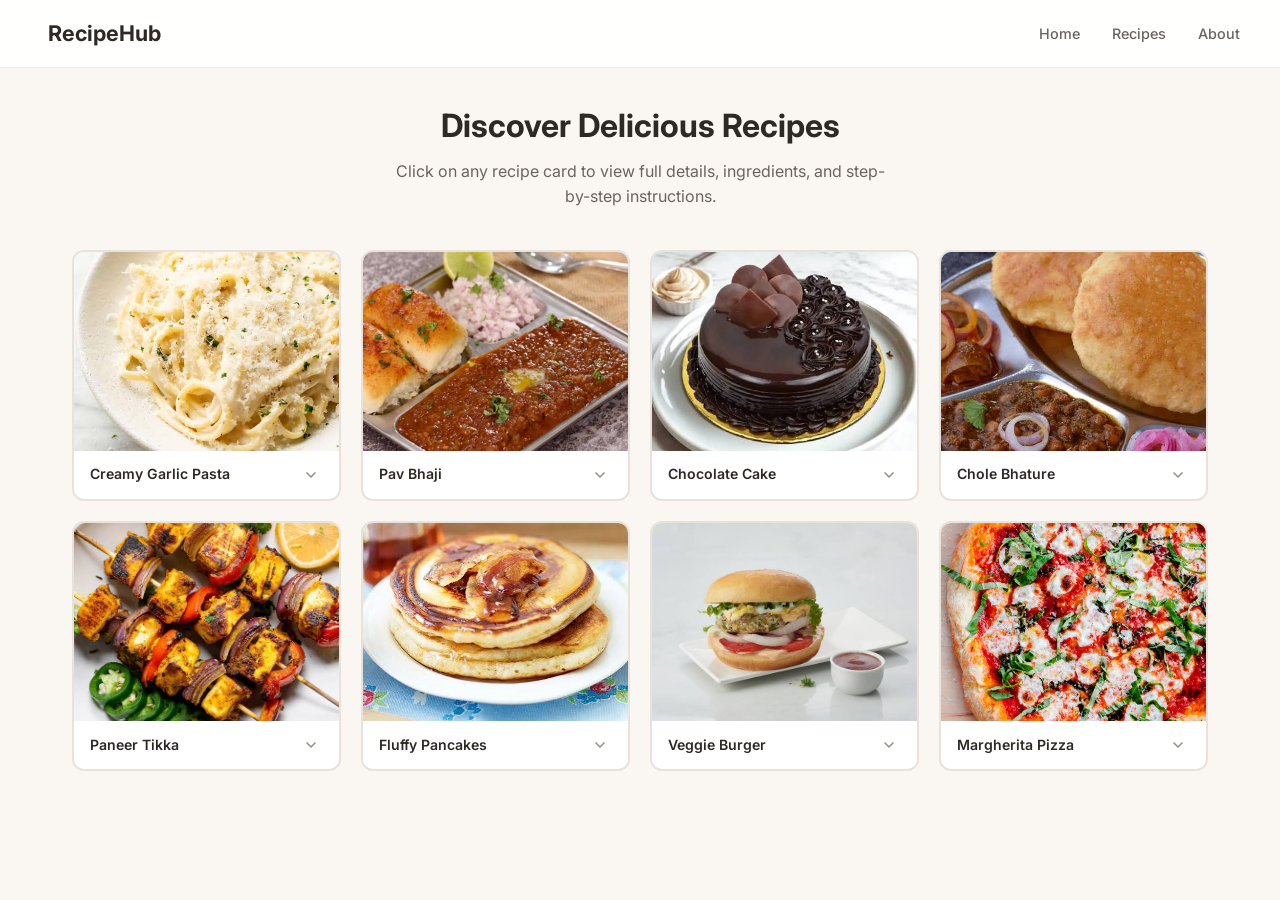
<file: assignment 2/index.html>
<!DOCTYPE html>
<html lang="en">

<head>
    <meta charset="UTF-8" />
    <meta name="viewport" content="width=device-width, initial-scale=1.0" />
    <meta name="description"
        content="RecipeHub - Discover delicious recipes with detailed ingredients and step-by-step cooking instructions." />
    <title>RecipeHub</title>
    <link rel="stylesheet" href="styles.css" />
</head>

<body>

    <nav class="navbar" id="navbar">
        <a href="#" class="navbar-logo">
            <span class="logo-icon"> </span>RecipeHub
        </a>
        <div class="navbar-nav">
            <a href="#" id="nav-home">Home</a>
            <a href="#" id="nav-recipes">Recipes</a>
            <a href="#" id="nav-about">About</a>
        </div>
    </nav>

    <main class="main-container">

        <section class="page-header">
            <h1>Discover Delicious Recipes</h1>
            <p>Click on any recipe card to view full details, ingredients, and step-by-step instructions.</p>
        </section>

        <div class="recipe-grid" id="recipe-grid">
        </div>

    </main>

    <script src="script.js"></script>
</body>

</html>
</file>
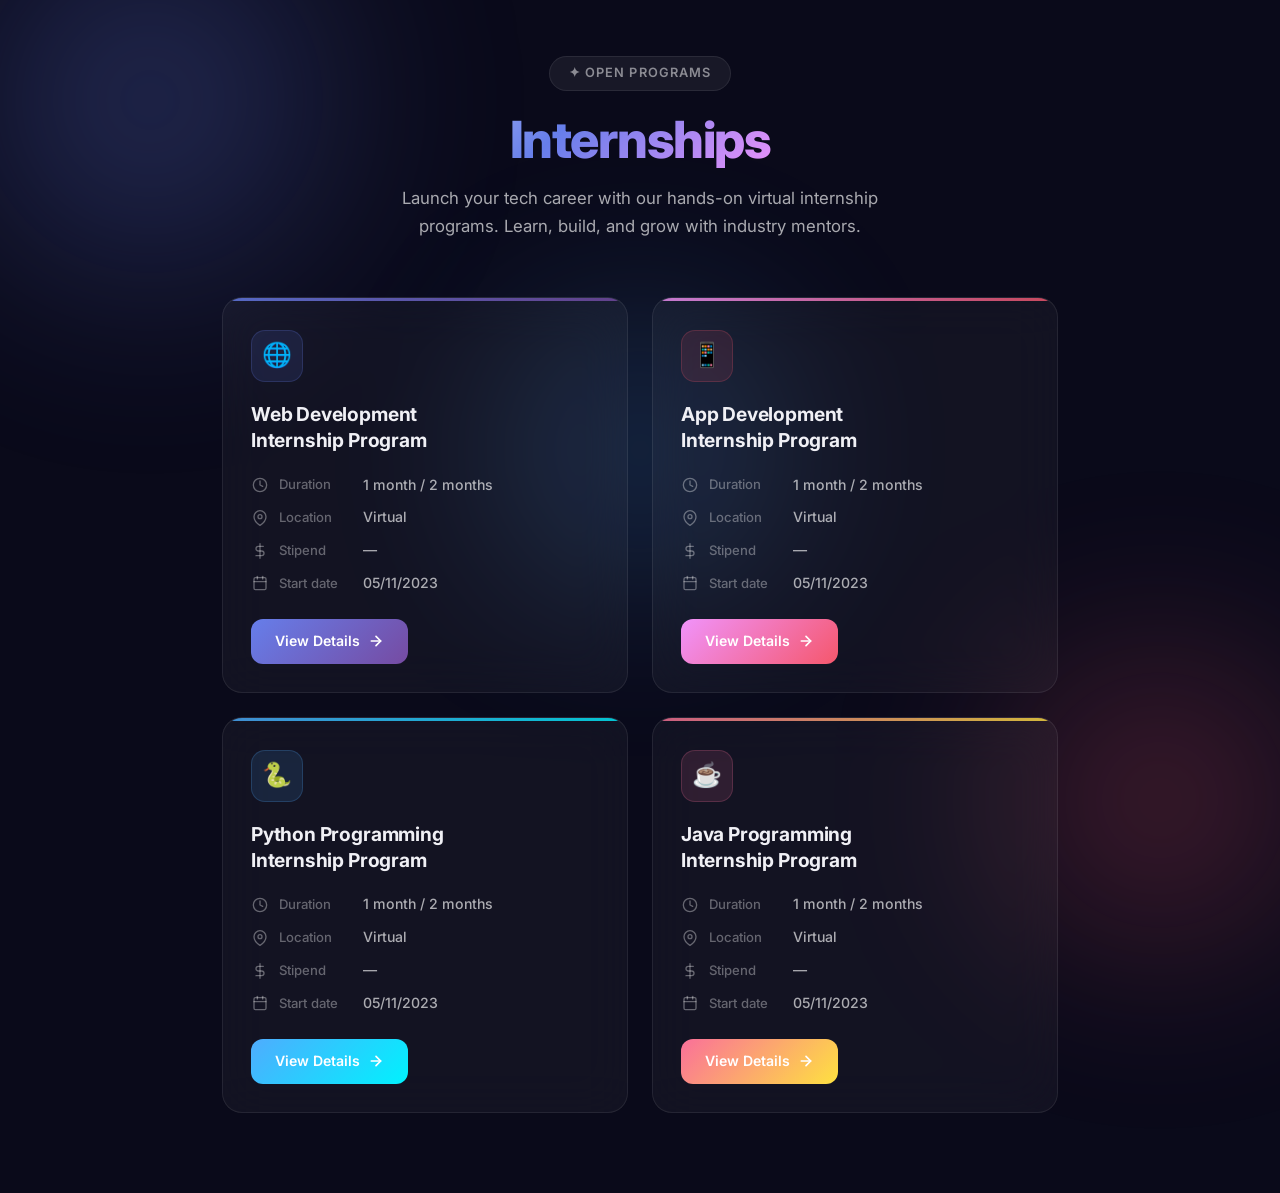
<file: assignment 3/index.html>
<!DOCTYPE html>
<html lang="en">
<head>
  <meta charset="UTF-8">
  <meta name="viewport" content="width=device-width, initial-scale=1.0">
  <meta name="description" content="Explore our internship programs in Web Development, App Development, Python, and Java. Virtual internships with flexible durations.">
  <title>Internships — Explore Programs</title>
  <link rel="preconnect" href="https://fonts.googleapis.com">
  <link rel="preconnect" href="https://fonts.gstatic.com" crossorigin>
  <link href="https://fonts.googleapis.com/css2?family=Inter:wght@400;500;600;700;800&display=swap" rel="stylesheet">
  <link rel="stylesheet" href="styles.css">
</head>
<body>

  <!-- Animated background orbs -->
  <div class="bg-orb bg-orb--1" aria-hidden="true"></div>
  <div class="bg-orb bg-orb--2" aria-hidden="true"></div>
  <div class="bg-orb bg-orb--3" aria-hidden="true"></div>

  <main class="container" id="main-content">

    <!-- Page Hero -->
    <section class="page-hero" id="page-hero">
      <p class="hero-badge">✦ Open Programs</p>
      <h1 class="hero-title">Internships</h1>
      <p class="hero-subtitle">Launch your tech career with our hands-on virtual internship programs. Learn, build, and grow with industry mentors.</p>
    </section>

    <!-- Cards Grid -->
    <section class="cards-grid" id="cards-grid">

      <!-- Card 1: Web Development -->
      <article class="intern-card intern-card--indigo" id="card-web-dev">
        <div class="card-accent-line" aria-hidden="true"></div>
        <div class="card-shine" aria-hidden="true"></div>
        <div class="card-icon">🌐</div>
        <h2 class="card-title">Web Development<br>Internship Program</h2>
        <ul class="card-details">
          <li>
            <span class="detail-icon">
              <svg width="16" height="16" viewBox="0 0 24 24" fill="none" stroke="currentColor" stroke-width="2" stroke-linecap="round" stroke-linejoin="round"><circle cx="12" cy="12" r="10"/><polyline points="12 6 12 12 16 14"/></svg>
            </span>
            <span class="detail-label">Duration</span>
            <span class="detail-value">1 month / 2 months</span>
          </li>
          <li>
            <span class="detail-icon">
              <svg width="16" height="16" viewBox="0 0 24 24" fill="none" stroke="currentColor" stroke-width="2" stroke-linecap="round" stroke-linejoin="round"><path d="M21 10c0 7-9 13-9 13s-9-6-9-13a9 9 0 0 1 18 0z"/><circle cx="12" cy="10" r="3"/></svg>
            </span>
            <span class="detail-label">Location</span>
            <span class="detail-value">Virtual</span>
          </li>
          <li>
            <span class="detail-icon">
              <svg width="16" height="16" viewBox="0 0 24 24" fill="none" stroke="currentColor" stroke-width="2" stroke-linecap="round" stroke-linejoin="round"><line x1="12" y1="1" x2="12" y2="23"/><path d="M17 5H9.5a3.5 3.5 0 0 0 0 7h5a3.5 3.5 0 0 1 0 7H6"/></svg>
            </span>
            <span class="detail-label">Stipend</span>
            <span class="detail-value">—</span>
          </li>
          <li>
            <span class="detail-icon">
              <svg width="16" height="16" viewBox="0 0 24 24" fill="none" stroke="currentColor" stroke-width="2" stroke-linecap="round" stroke-linejoin="round"><rect x="3" y="4" width="18" height="18" rx="2" ry="2"/><line x1="16" y1="2" x2="16" y2="6"/><line x1="8" y1="2" x2="8" y2="6"/><line x1="3" y1="10" x2="21" y2="10"/></svg>
            </span>
            <span class="detail-label">Start date</span>
            <span class="detail-value">05/11/2023</span>
          </li>
        </ul>
        <a href="https://example.com/web-development" class="btn-details" id="btn-web-dev">
          View Details
          <svg width="16" height="16" viewBox="0 0 24 24" fill="none" stroke="currentColor" stroke-width="2.5" stroke-linecap="round" stroke-linejoin="round"><line x1="5" y1="12" x2="19" y2="12"/><polyline points="12 5 19 12 12 19"/></svg>
        </a>
      </article>

      <!-- Card 2: App Development -->
      <article class="intern-card intern-card--rose" id="card-app-dev">
        <div class="card-accent-line" aria-hidden="true"></div>
        <div class="card-shine" aria-hidden="true"></div>
        <div class="card-icon">📱</div>
        <h2 class="card-title">App Development<br>Internship Program</h2>
        <ul class="card-details">
          <li>
            <span class="detail-icon">
              <svg width="16" height="16" viewBox="0 0 24 24" fill="none" stroke="currentColor" stroke-width="2" stroke-linecap="round" stroke-linejoin="round"><circle cx="12" cy="12" r="10"/><polyline points="12 6 12 12 16 14"/></svg>
            </span>
            <span class="detail-label">Duration</span>
            <span class="detail-value">1 month / 2 months</span>
          </li>
          <li>
            <span class="detail-icon">
              <svg width="16" height="16" viewBox="0 0 24 24" fill="none" stroke="currentColor" stroke-width="2" stroke-linecap="round" stroke-linejoin="round"><path d="M21 10c0 7-9 13-9 13s-9-6-9-13a9 9 0 0 1 18 0z"/><circle cx="12" cy="10" r="3"/></svg>
            </span>
            <span class="detail-label">Location</span>
            <span class="detail-value">Virtual</span>
          </li>
          <li>
            <span class="detail-icon">
              <svg width="16" height="16" viewBox="0 0 24 24" fill="none" stroke="currentColor" stroke-width="2" stroke-linecap="round" stroke-linejoin="round"><line x1="12" y1="1" x2="12" y2="23"/><path d="M17 5H9.5a3.5 3.5 0 0 0 0 7h5a3.5 3.5 0 0 1 0 7H6"/></svg>
            </span>
            <span class="detail-label">Stipend</span>
            <span class="detail-value">—</span>
          </li>
          <li>
            <span class="detail-icon">
              <svg width="16" height="16" viewBox="0 0 24 24" fill="none" stroke="currentColor" stroke-width="2" stroke-linecap="round" stroke-linejoin="round"><rect x="3" y="4" width="18" height="18" rx="2" ry="2"/><line x1="16" y1="2" x2="16" y2="6"/><line x1="8" y1="2" x2="8" y2="6"/><line x1="3" y1="10" x2="21" y2="10"/></svg>
            </span>
            <span class="detail-label">Start date</span>
            <span class="detail-value">05/11/2023</span>
          </li>
        </ul>
        <a href="https://example.com/app-development" class="btn-details" id="btn-app-dev">
          View Details
          <svg width="16" height="16" viewBox="0 0 24 24" fill="none" stroke="currentColor" stroke-width="2.5" stroke-linecap="round" stroke-linejoin="round"><line x1="5" y1="12" x2="19" y2="12"/><polyline points="12 5 19 12 12 19"/></svg>
        </a>
      </article>

      <!-- Card 3: Python Programming -->
      <article class="intern-card intern-card--cyan" id="card-python">
        <div class="card-accent-line" aria-hidden="true"></div>
        <div class="card-shine" aria-hidden="true"></div>
        <div class="card-icon">🐍</div>
        <h2 class="card-title">Python Programming<br>Internship Program</h2>
        <ul class="card-details">
          <li>
            <span class="detail-icon">
              <svg width="16" height="16" viewBox="0 0 24 24" fill="none" stroke="currentColor" stroke-width="2" stroke-linecap="round" stroke-linejoin="round"><circle cx="12" cy="12" r="10"/><polyline points="12 6 12 12 16 14"/></svg>
            </span>
            <span class="detail-label">Duration</span>
            <span class="detail-value">1 month / 2 months</span>
          </li>
          <li>
            <span class="detail-icon">
              <svg width="16" height="16" viewBox="0 0 24 24" fill="none" stroke="currentColor" stroke-width="2" stroke-linecap="round" stroke-linejoin="round"><path d="M21 10c0 7-9 13-9 13s-9-6-9-13a9 9 0 0 1 18 0z"/><circle cx="12" cy="10" r="3"/></svg>
            </span>
            <span class="detail-label">Location</span>
            <span class="detail-value">Virtual</span>
          </li>
          <li>
            <span class="detail-icon">
              <svg width="16" height="16" viewBox="0 0 24 24" fill="none" stroke="currentColor" stroke-width="2" stroke-linecap="round" stroke-linejoin="round"><line x1="12" y1="1" x2="12" y2="23"/><path d="M17 5H9.5a3.5 3.5 0 0 0 0 7h5a3.5 3.5 0 0 1 0 7H6"/></svg>
            </span>
            <span class="detail-label">Stipend</span>
            <span class="detail-value">—</span>
          </li>
          <li>
            <span class="detail-icon">
              <svg width="16" height="16" viewBox="0 0 24 24" fill="none" stroke="currentColor" stroke-width="2" stroke-linecap="round" stroke-linejoin="round"><rect x="3" y="4" width="18" height="18" rx="2" ry="2"/><line x1="16" y1="2" x2="16" y2="6"/><line x1="8" y1="2" x2="8" y2="6"/><line x1="3" y1="10" x2="21" y2="10"/></svg>
            </span>
            <span class="detail-label">Start date</span>
            <span class="detail-value">05/11/2023</span>
          </li>
        </ul>
        <a href="https://example.com/python-programming" class="btn-details" id="btn-python">
          View Details
          <svg width="16" height="16" viewBox="0 0 24 24" fill="none" stroke="currentColor" stroke-width="2.5" stroke-linecap="round" stroke-linejoin="round"><line x1="5" y1="12" x2="19" y2="12"/><polyline points="12 5 19 12 12 19"/></svg>
        </a>
      </article>

      <!-- Card 4: Java Programming -->
      <article class="intern-card intern-card--amber" id="card-java">
        <div class="card-accent-line" aria-hidden="true"></div>
        <div class="card-shine" aria-hidden="true"></div>
        <div class="card-icon">☕</div>
        <h2 class="card-title">Java Programming<br>Internship Program</h2>
        <ul class="card-details">
          <li>
            <span class="detail-icon">
              <svg width="16" height="16" viewBox="0 0 24 24" fill="none" stroke="currentColor" stroke-width="2" stroke-linecap="round" stroke-linejoin="round"><circle cx="12" cy="12" r="10"/><polyline points="12 6 12 12 16 14"/></svg>
            </span>
            <span class="detail-label">Duration</span>
            <span class="detail-value">1 month / 2 months</span>
          </li>
          <li>
            <span class="detail-icon">
              <svg width="16" height="16" viewBox="0 0 24 24" fill="none" stroke="currentColor" stroke-width="2" stroke-linecap="round" stroke-linejoin="round"><path d="M21 10c0 7-9 13-9 13s-9-6-9-13a9 9 0 0 1 18 0z"/><circle cx="12" cy="10" r="3"/></svg>
            </span>
            <span class="detail-label">Location</span>
            <span class="detail-value">Virtual</span>
          </li>
          <li>
            <span class="detail-icon">
              <svg width="16" height="16" viewBox="0 0 24 24" fill="none" stroke="currentColor" stroke-width="2" stroke-linecap="round" stroke-linejoin="round"><line x1="12" y1="1" x2="12" y2="23"/><path d="M17 5H9.5a3.5 3.5 0 0 0 0 7h5a3.5 3.5 0 0 1 0 7H6"/></svg>
            </span>
            <span class="detail-label">Stipend</span>
            <span class="detail-value">—</span>
          </li>
          <li>
            <span class="detail-icon">
              <svg width="16" height="16" viewBox="0 0 24 24" fill="none" stroke="currentColor" stroke-width="2" stroke-linecap="round" stroke-linejoin="round"><rect x="3" y="4" width="18" height="18" rx="2" ry="2"/><line x1="16" y1="2" x2="16" y2="6"/><line x1="8" y1="2" x2="8" y2="6"/><line x1="3" y1="10" x2="21" y2="10"/></svg>
            </span>
            <span class="detail-label">Start date</span>
            <span class="detail-value">05/11/2023</span>
          </li>
        </ul>
        <a href="https://example.com/java-programming" class="btn-details" id="btn-java">
          View Details
          <svg width="16" height="16" viewBox="0 0 24 24" fill="none" stroke="currentColor" stroke-width="2.5" stroke-linecap="round" stroke-linejoin="round"><line x1="5" y1="12" x2="19" y2="12"/><polyline points="12 5 19 12 12 19"/></svg>
        </a>
      </article>

    </section>
  </main>

</body>
</html>
</file>
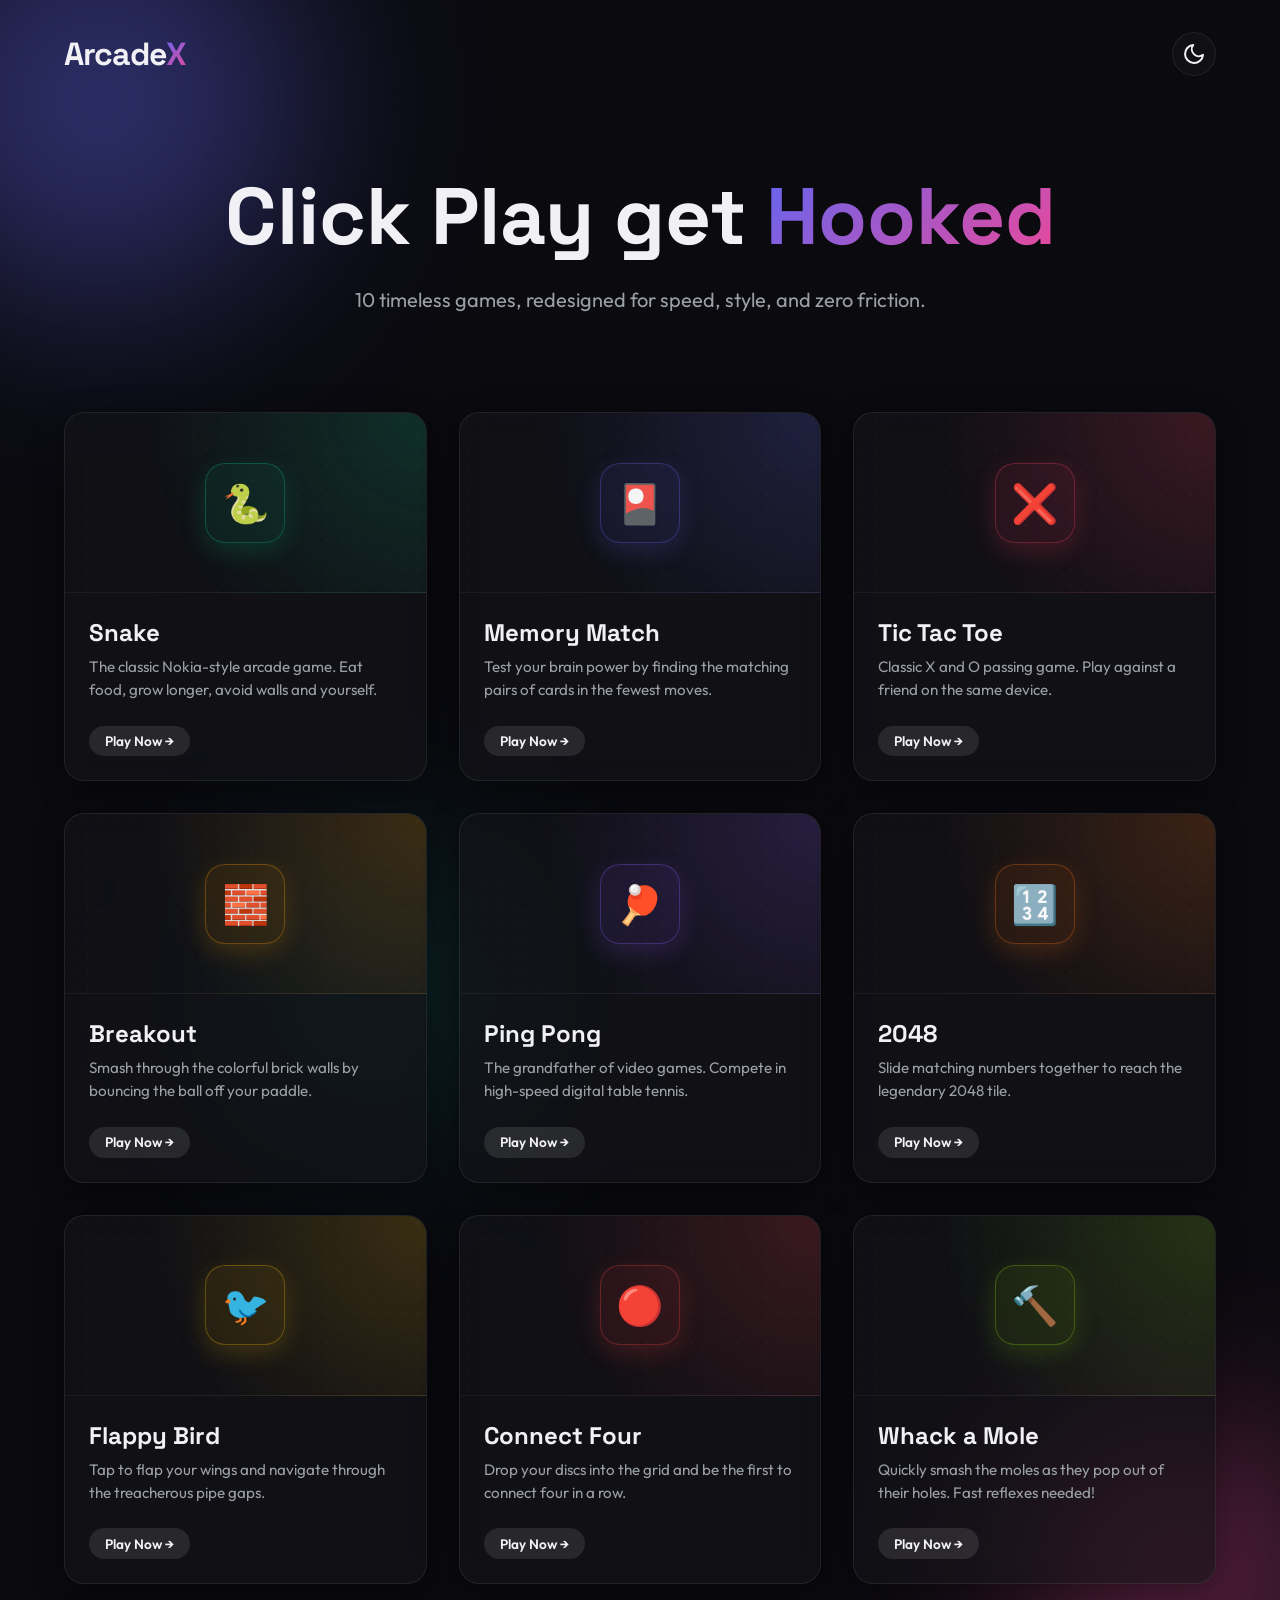
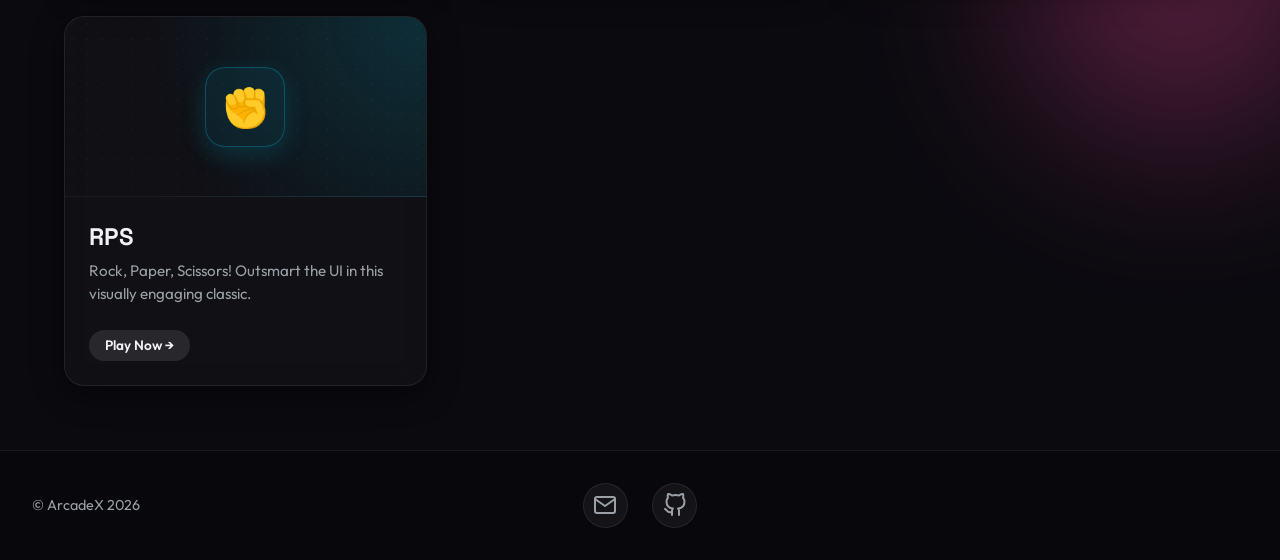
<file: games/index.html>
<!DOCTYPE html>
<html lang="en">

<head>
    <meta charset="UTF-8">
    <meta name="viewport" content="width=device-width, initial-scale=1.0">
    <title> ArcadeX </title>
    <meta name="description"
        content="website with retro games played on cosole at childhood">

    <link rel="preconnect" href="https://fonts.googleapis.com">
    <link rel="preconnect" href="https://fonts.gstatic.com" crossorigin>
    <link
        href="https://fonts.googleapis.com/css2?family=Outfit:wght@300;400;600;800&family=Space+Grotesk:wght@500;700&display=swap"
        rel="stylesheet">

    <link rel="stylesheet" href="styles.css">
</head>

<body>

    <div class="glow-orb orb-1"></div>
    <div class="glow-orb orb-2"></div>
    <div class="glow-orb orb-3"></div>

    <header>
        <div class="logo-container">
            <span class="logo-text">Arcade<span class="highlight">X</span></span>
        </div>
        <nav>
            <button class="icon-button" id="theme-toggle" aria-label="Toggle Theme">
                <svg xmlns="http://www.w3.org/2000/svg" width="24" height="24" viewBox="0 0 24 24" fill="none"
                    stroke="currentColor" stroke-width="2" stroke-linecap="round" stroke-linejoin="round">
                    <path d="M21 12.79A9 9 0 1 1 11.21 3 7 7 0 0 0 21 12.79z"></path>
                </svg>
            </button>
        </nav>
    </header>
 
    <main>
        <section class="hero">
            <h1>Click Play get <span class="gradient-text">Hooked</span></h1>
            <p>10 timeless games, redesigned for speed, style, and zero friction.</p>
        </section>

        <section class="games-grid" id="games-grid">
        </section>
    </main>

    <footer>
        <div class="footer-content">
            <p>&copy; ArcadeX 2026 </p>
            <div class="social-links">
                <a href="mailto:[EMAIL_ADDRESS]" class="social-link" aria-label="Email">
                    <svg xmlns="http://www.w3.org/2000/svg" width="24" height="24" viewBox="0 0 24 24" fill="none"
                        stroke="currentColor" stroke-width="2" stroke-linecap="round" stroke-linejoin="round">
                        <path d="M4 4h16c1.1 0 2 .9 2 2v12c0 1.1-.9 2-2 2H4c-1.1 0-2-.9-2-2V6c0-1.1.9-2 2-2z"></path>
                        <polyline points="22,6 12,13 2,6"></polyline>
                    </svg>
                </a>
                <a href="https://github.com/Ri8shi" target="_blank" class="social-link" aria-label="GitHub">
                    <svg xmlns="http://www.w3.org/2000/svg" width="24" height="24" viewBox="0 0 24 24" fill="none"
                        stroke="currentColor" stroke-width="2" stroke-linecap="round" stroke-linejoin="round">
                        <path
                            d="M9 19c-5 1.5-5-2.5-7-3m14 6v-3.87a3.37 3.37 0 0 0-.94-2.61c3.14-.35 6.44-1.54 6.44-7A5.44 5.44 0 0 0 20 4.77 5.07 5.07 0 0 0 19.91 1S18.73.65 16 2.48a13.38 13.38 0 0 0-7 0C6.27.65 5.09 1 5.09 1A5.07 5.07 0 0 0 5 4.77a5.44 5.44 0 0 0-1.5 3.78c0 5.42 3.3 6.61 6.44 7A3.37 3.37 0 0 0 9 18.13V22">
                        </path>
                    </svg>
                </a>
            </div>
        </div>
    </footer>

    <script src="app.js"></script>
</body>

</html>
</file>
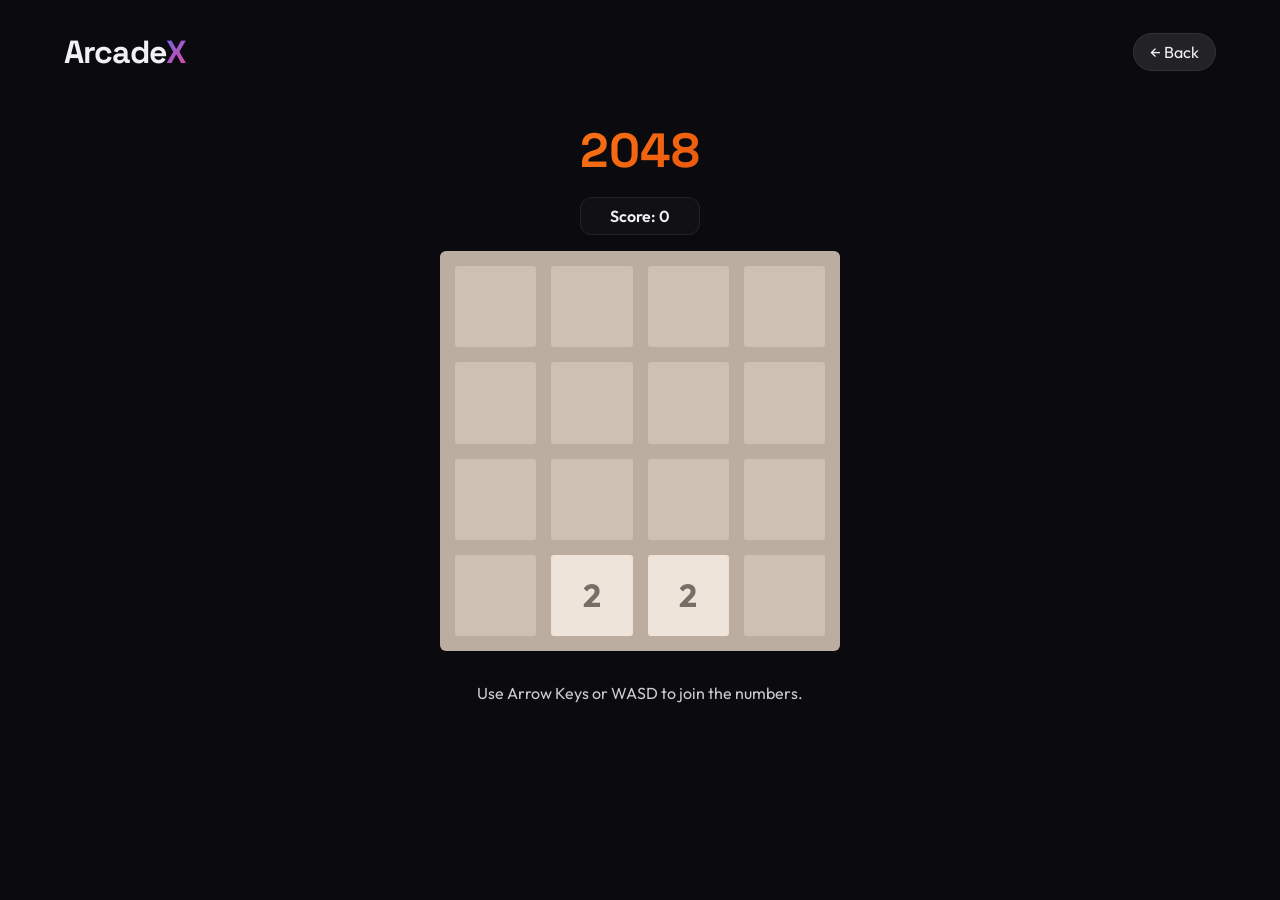
<file: games/games/2048/index.html>
<!DOCTYPE html>
<html lang="en">
<head>
    <meta charset="UTF-8">
    <meta name="viewport" content="width=device-width, initial-scale=1.0">
    <title>2048 | ArcadeX</title>
    <link href="https://fonts.googleapis.com/css2?family=Outfit:wght@300;400;600;800&family=Space+Grotesk:wght@500;700&display=swap" rel="stylesheet">
    <link rel="stylesheet" href="../../styles.css">
    <link rel="stylesheet" href="style.css">
</head>
<body>
    <header>
        <div class="logo-container">
            <a href="../../index.html" class="logo-text" style="text-decoration: none; color: inherit;">Arcade<span class="highlight">X</span></a>
        </div>
        <nav><a href="../../index.html" class="back-btn">← Back</a></nav>
    </header>

    <main class="game-container">
        <div class="game-header">
            <h1 class="title-2048">2048</h1>
            <div class="scores"><div class="score-box">Score: <span id="score">0</span></div></div>
        </div>
        <div class="game-board-container">
            <div class="grid" id="grid"></div>
            <div id="game-over-screen" class="overlay hidden">
                <h2 class="game-over-text">Game Over</h2>
                <button id="restart-btn" class="action-btn">Try Again</button>
            </div>
        </div>
        <p style="margin-top:2rem;color:#ccc;">Use Arrow Keys or WASD to join the numbers.</p>
    </main>
    <script src="script.js"></script>
</body>
</html>
</file>
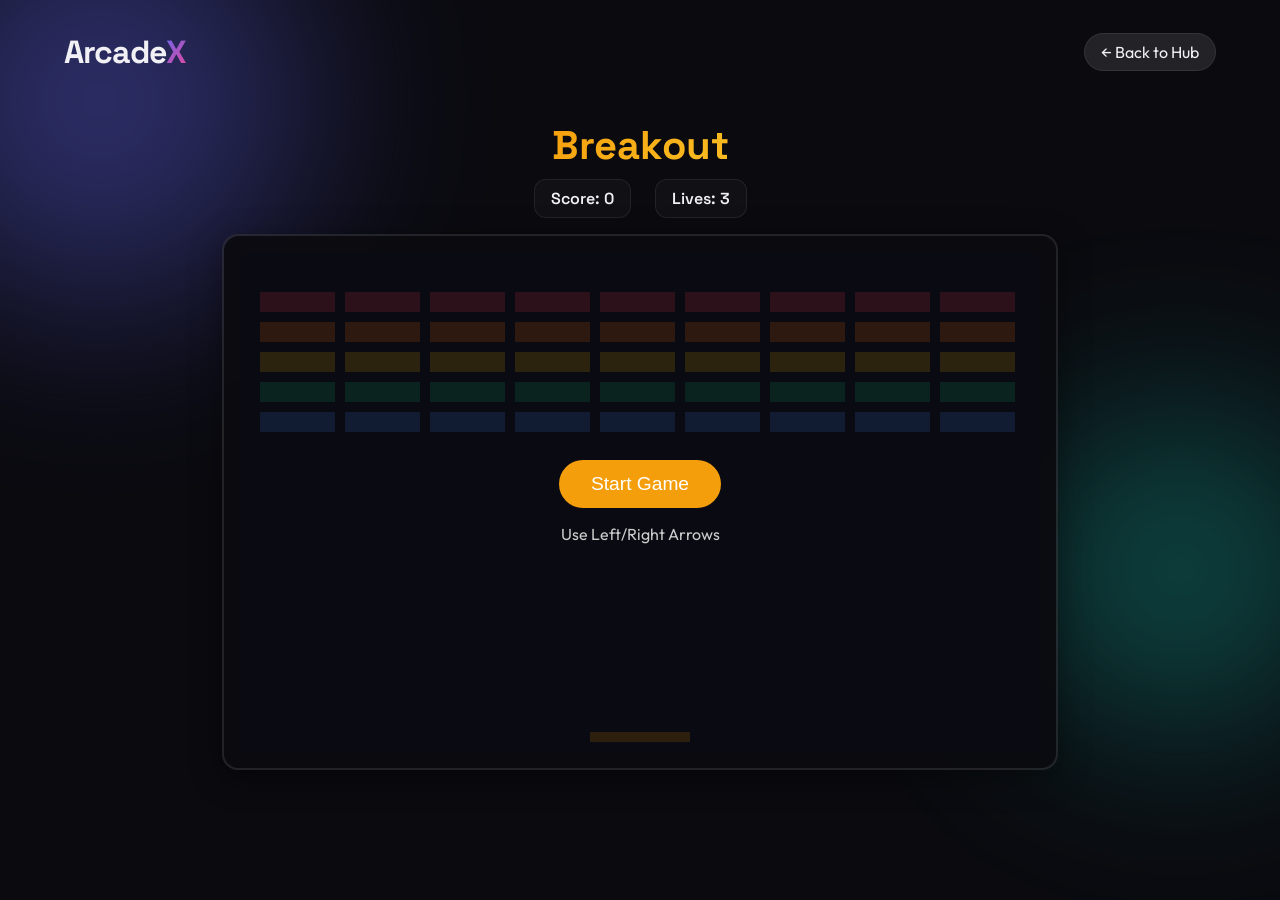
<file: games/games/breakout/index.html>
<!DOCTYPE html>
<html lang="en">
<head>
    <meta charset="UTF-8">
    <meta name="viewport" content="width=device-width, initial-scale=1.0">
    <title>Breakout | ArcadeX</title>
    <link href="https://fonts.googleapis.com/css2?family=Outfit:wght@300;400;600;800&family=Space+Grotesk:wght@500;700&display=swap" rel="stylesheet">
    <link rel="stylesheet" href="../../styles.css">
    <link rel="stylesheet" href="style.css">
</head>
<body>
    <div class="glow-orb orb-1"></div>
    <div class="glow-orb orb-2" style="background: var(--accent-3);"></div>

    <header>
        <div class="logo-container">
            <a href="../../index.html" class="logo-text" style="text-decoration: none; color: inherit;">Arcade<span class="highlight">X</span></a>
        </div>
        <nav>
            <a href="../../index.html" class="back-btn">← Back to Hub</a>
        </nav>
    </header>

    <main class="game-container">
        <div class="game-header">
            <h1 class="breakout-title">Breakout</h1>
            <div class="scores">
                <div class="score-box">Score: <span id="score">0</span></div>
                <div class="score-box">Lives: <span id="lives">3</span></div>
            </div>
        </div>

        <div class="game-board-container">
            <canvas id="gameCanvas" width="800" height="500"></canvas>
            
            <div id="game-over-screen" class="overlay hidden">
                <h2 class="game-over-text" id="end-message">Game Over</h2>
                <button id="restart-btn" class="action-btn">Play Again</button>
            </div>
            <div id="start-screen" class="overlay">
                <button id="start-btn" class="action-btn">Start Game</button>
                <p style="margin-top:1rem;color:#ccc">Use Left/Right Arrows</p>
            </div>
        </div>

    </main>
    <script src="script.js"></script>
</body>
</html>
</file>
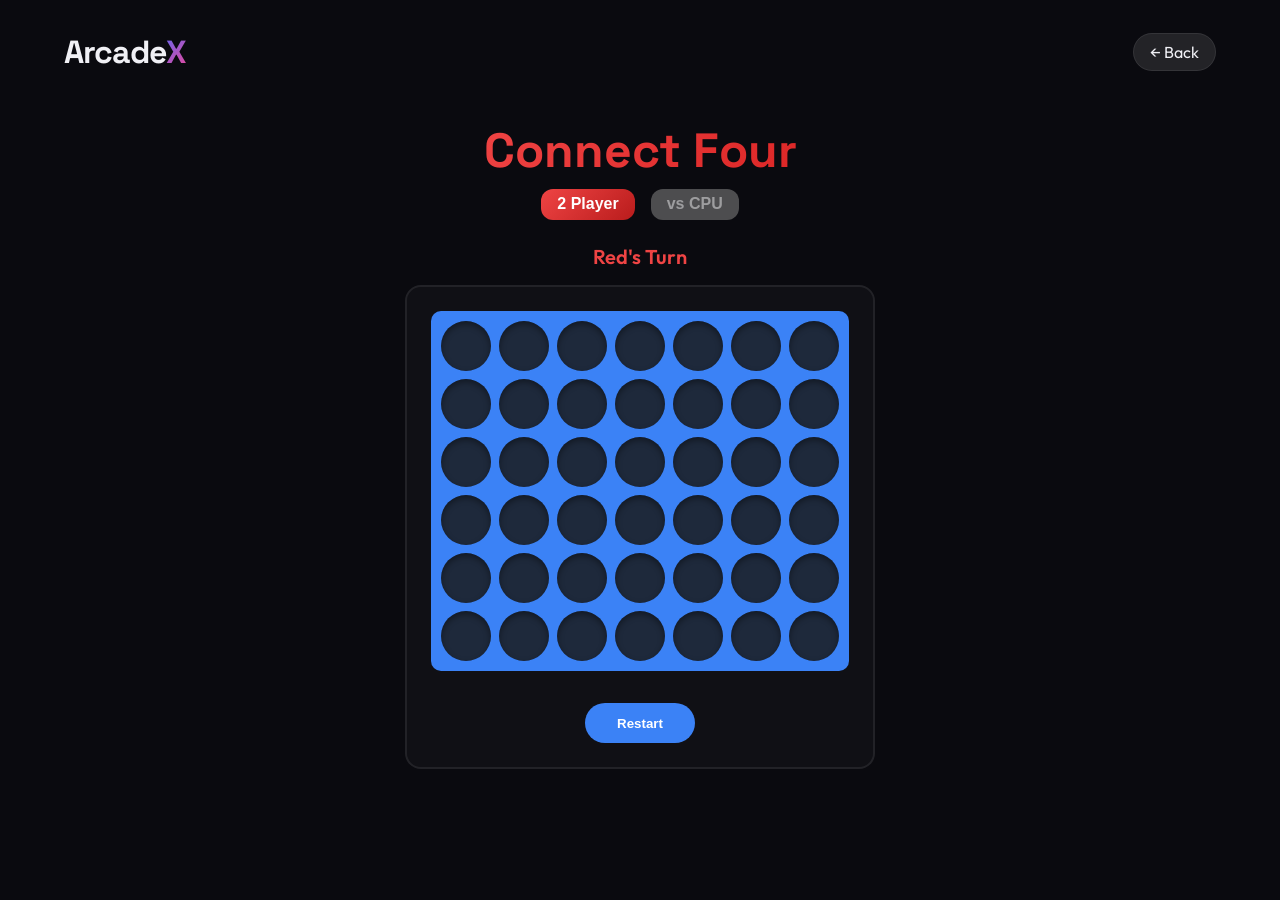
<file: games/games/connectfour/index.html>
<!DOCTYPE html>
<html lang="en">
<head>
    <meta charset="UTF-8">
    <meta name="viewport" content="width=device-width, initial-scale=1.0">
    <title>Connect Four | ArcadeX</title>
    <link href="https://fonts.googleapis.com/css2?family=Outfit:wght@300;400;600;800&family=Space+Grotesk:wght@500;700&display=swap" rel="stylesheet">
    <link rel="stylesheet" href="../../styles.css">
    <link rel="stylesheet" href="style.css">
</head>
<body>
    <header>
        <div class="logo-container">
            <a href="../../index.html" class="logo-text" style="text-decoration: none; color: inherit;">Arcade<span class="highlight">X</span></a>
        </div>
        <nav><a href="../../index.html" class="back-btn">← Back</a></nav>
    </header>

    <main class="game-container">
        <div class="game-header">
            <h1 class="c4-title">Connect Four</h1>
            <div class="mode-selector" style="margin-bottom: 1.5rem; display:flex; justify-content:center; gap:1rem;">
                <button id="mode-pvp" class="action-btn" style="padding:0.4rem 1rem; font-size:1rem; border-radius:12px; box-shadow:none; background:linear-gradient(135deg, #ef4444, #b91c1c);">2 Player</button>
                <button id="mode-pvc" class="action-btn" style="padding:0.4rem 1rem; font-size:1rem; border-radius:12px; box-shadow:none; filter: grayscale(100%); opacity:0.6;">vs CPU</button>
            </div>
            <div id="status" class="status">Red's Turn</div>
        </div>
        <div class="game-board-container">
            <div id="board" class="board"></div>
            <button id="restart-btn" class="action-btn" style="margin-top: 2rem;">Restart</button>
        </div>
    </main>
    <script src="script.js"></script>
</body>
</html>
</file>
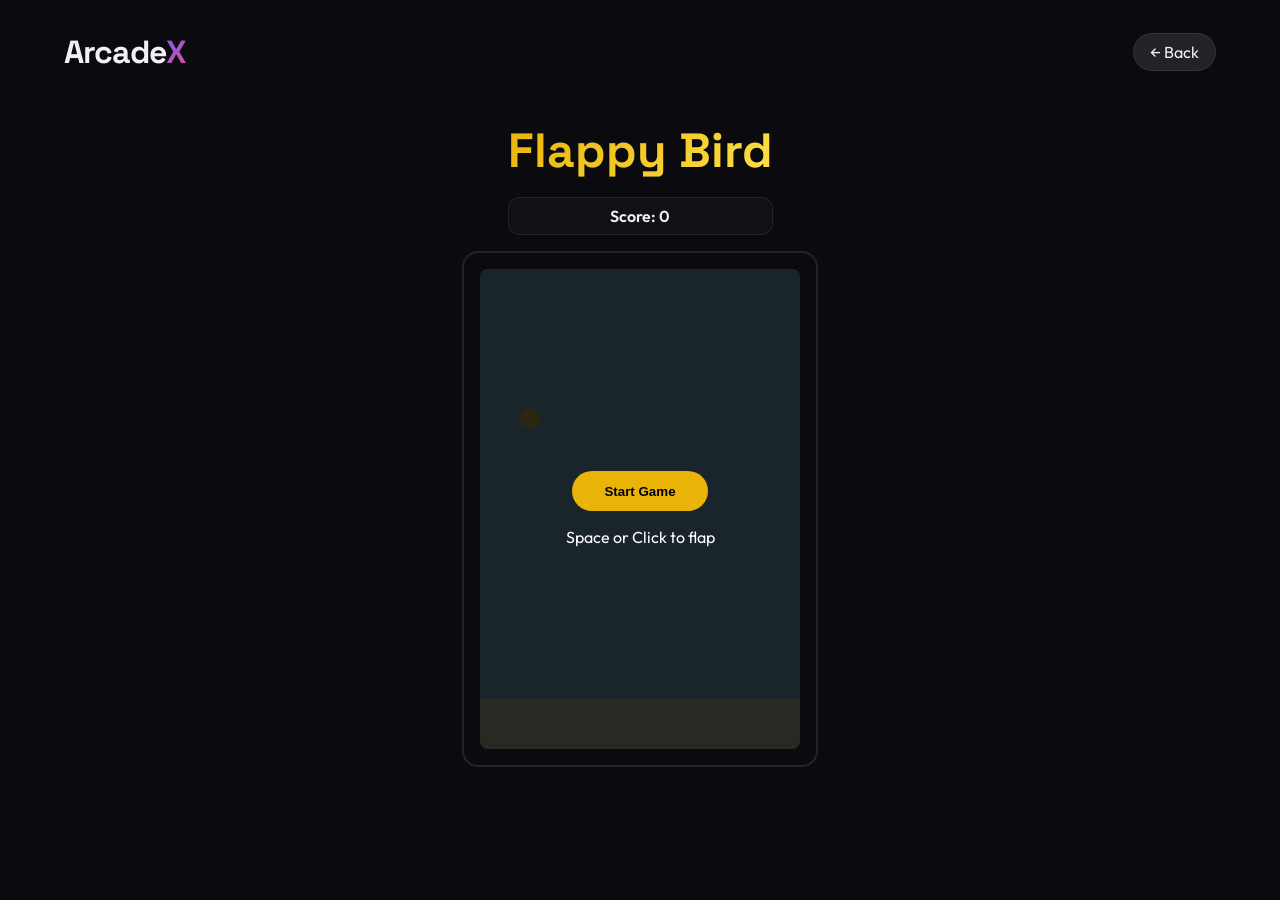
<file: games/games/flappybird/index.html>
<!DOCTYPE html>
<html lang="en">
<head>
    <meta charset="UTF-8">
    <meta name="viewport" content="width=device-width, initial-scale=1.0">
    <title>Flappy Bird | ArcadeX</title>
    <link href="https://fonts.googleapis.com/css2?family=Outfit:wght@300;400;600;800&family=Space+Grotesk:wght@500;700&display=swap" rel="stylesheet">
    <link rel="stylesheet" href="../../styles.css">
    <link rel="stylesheet" href="style.css">
</head>
<body>
    <header>
        <div class="logo-container">
            <a href="../../index.html" class="logo-text" style="text-decoration: none; color: inherit;">Arcade<span class="highlight">X</span></a>
        </div>
        <nav><a href="../../index.html" class="back-btn">← Back</a></nav>
    </header>

    <main class="game-container">
        <div class="game-header">
            <h1 class="flappy-title">Flappy Bird</h1>
            <div class="scores"><div class="score-box">Score: <span id="score">0</span></div></div>
        </div>
        <div class="game-board-container">
            <canvas id="gameCanvas" width="320" height="480"></canvas>
            <div id="start-screen" class="overlay">
                <button id="start-btn" class="action-btn">Start Game</button>
                <p style="margin-top:1rem;color:#fff;">Space or Click to flap</p>
            </div>
            <div id="game-over-screen" class="overlay hidden">
                <h2 class="game-over-text">Game Over</h2>
                <button id="restart-btn" class="action-btn">Play Again</button>
            </div>
        </div>
    </main>
    <script src="script.js"></script>
</body>
</html>
</file>
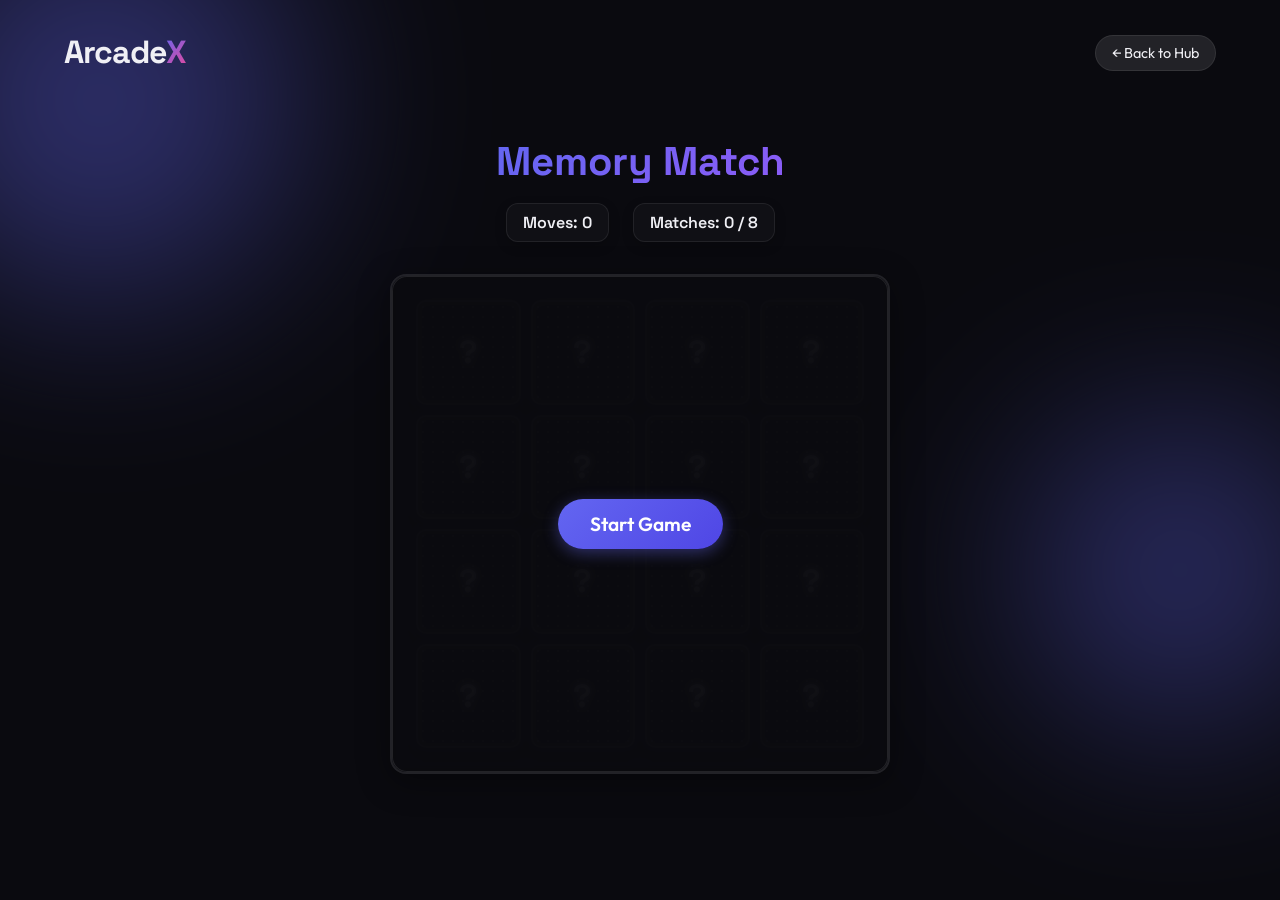
<file: games/games/memory/index.html>
<!DOCTYPE html>
<html lang="en">
<head>
    <meta charset="UTF-8">
    <meta name="viewport" content="width=device-width, initial-scale=1.0">
    <title>Memory Match | ArcadeX</title>
    <link href="https://fonts.googleapis.com/css2?family=Outfit:wght@300;400;600;800&family=Space+Grotesk:wght@500;700&display=swap" rel="stylesheet">
    <link rel="stylesheet" href="../../styles.css">
    <link rel="stylesheet" href="style.css">
</head>
<body>
    <!-- Background orbs -->
    <div class="glow-orb orb-1"></div>
    <div class="glow-orb orb-2" style="background: var(--accent-1);"></div>

    <header>
        <div class="logo-container">
            <a href="../../index.html" class="logo-text" style="text-decoration: none; color: inherit;">Arcade<span class="highlight">X</span></a>
        </div>
        <nav>
            <a href="../../index.html" class="back-btn">← Back to Hub</a>
        </nav>
    </header>

    <main class="game-container">
        <div class="game-header">
            <h1 class="memory-title">Memory Match</h1>
            <div class="scores">
                <div class="score-box">Moves: <span id="moves">0</span></div>
                <div class="score-box">Matches: <span id="matches">0</span> / 8</div>
            </div>
        </div>

        <div class="game-board-container">
            <div id="memory-grid" class="memory-grid">
                <!-- Cards injected by JS -->
            </div>
            
            <div id="game-over-screen" class="overlay hidden">
                <h2 class="game-over-text">You Win!</h2>
                <p style="margin-bottom: 1.5rem; font-size: 1.2rem;">Moves taken: <span id="final-moves"></span></p>
                <button id="restart-btn" class="action-btn">Play Again</button>
            </div>
            <div id="start-screen" class="overlay">
                <button id="start-btn" class="action-btn">Start Game</button>
            </div>
        </div>

    </main>

    <script src="script.js"></script>
</body>
</html>
</file>
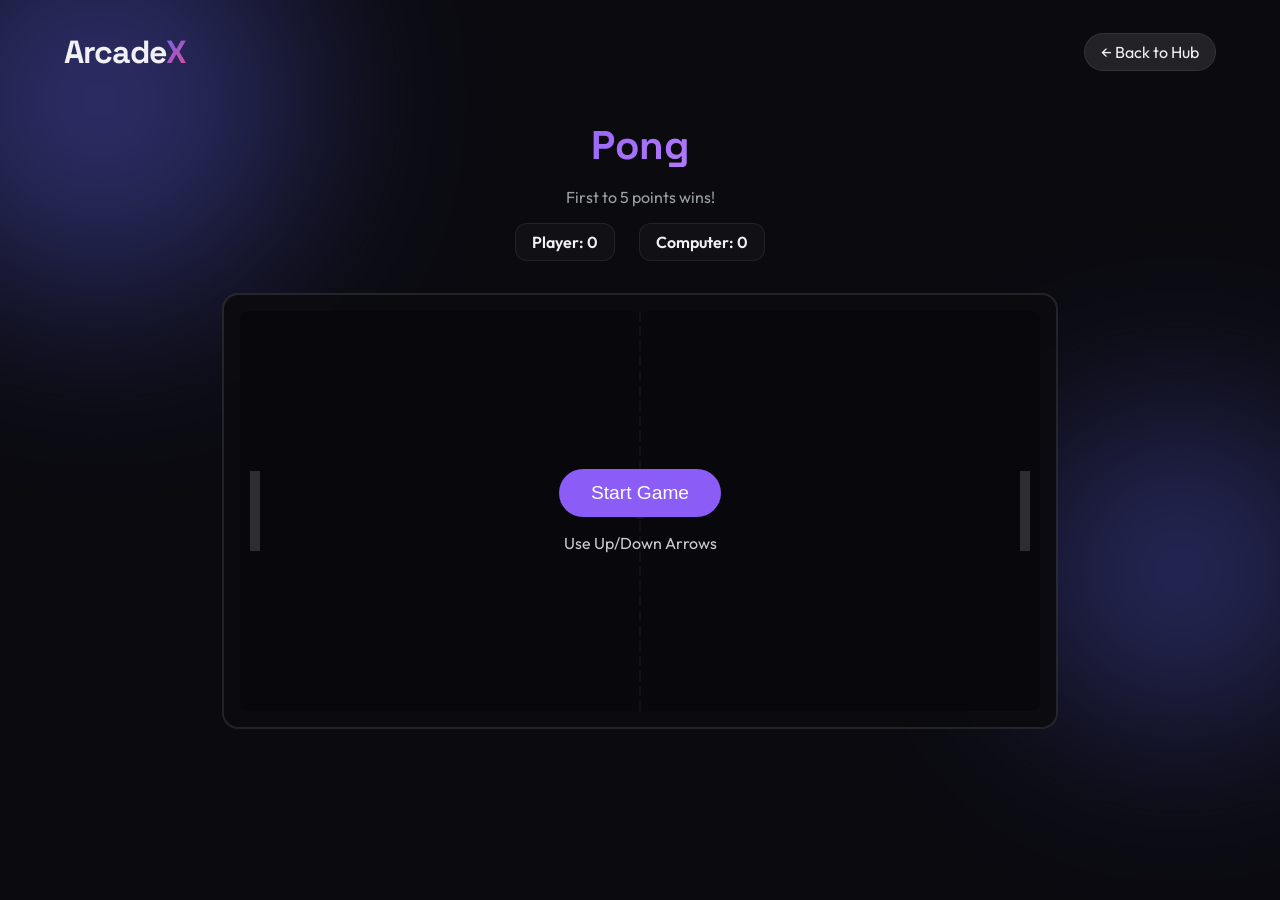
<file: games/games/pong/index.html>
<!DOCTYPE html>
<html lang="en">
<head>
    <meta charset="UTF-8">
    <meta name="viewport" content="width=device-width, initial-scale=1.0">
    <title>Pong | ArcadeX</title>
    <link href="https://fonts.googleapis.com/css2?family=Outfit:wght@300;400;600;800&family=Space+Grotesk:wght@500;700&display=swap" rel="stylesheet">
    <link rel="stylesheet" href="../../styles.css">
    <link rel="stylesheet" href="style.css">
</head>
<body>
    <div class="glow-orb orb-1"></div>
    <div class="glow-orb orb-2" style="background: var(--accent-1);"></div>

    <header>
        <div class="logo-container">
            <a href="../../index.html" class="logo-text" style="text-decoration: none; color: inherit;">Arcade<span class="highlight">X</span></a>
        </div>
        <nav>
            <a href="../../index.html" class="back-btn">← Back to Hub</a>
        </nav>
    </header>

    <main class="game-container">
        <div class="game-header">
            <h1 class="pong-title">Pong</h1>
            <p style="color:var(--text-muted); margin-bottom:1rem;">First to 5 points wins!</p>
            <div class="scores">
                <div class="score-box">Player: <span id="player-score">0</span></div>
                <div class="score-box">Computer: <span id="comp-score">0</span></div>
            </div>
        </div>

        <div class="game-board-container">
            <canvas id="gameCanvas" width="800" height="400"></canvas>
            
            <div id="start-screen" class="overlay">
                <button id="start-btn" class="action-btn">Start Game</button>
                <p style="margin-top:1rem;color:#ccc">Use Up/Down Arrows</p>
            </div>
            
            <div id="game-over-screen" class="overlay hidden">
                <h2 class="game-over-text" id="winner-text" style="font-family:var(--font-display); color:#8b5cf6; font-size:3rem; margin-bottom:1rem;"></h2>
                <button id="restart-btn" class="action-btn">Play Again</button>
            </div>
        </div>
    </main>
    <script src="script.js"></script>
</body>
</html>
</file>
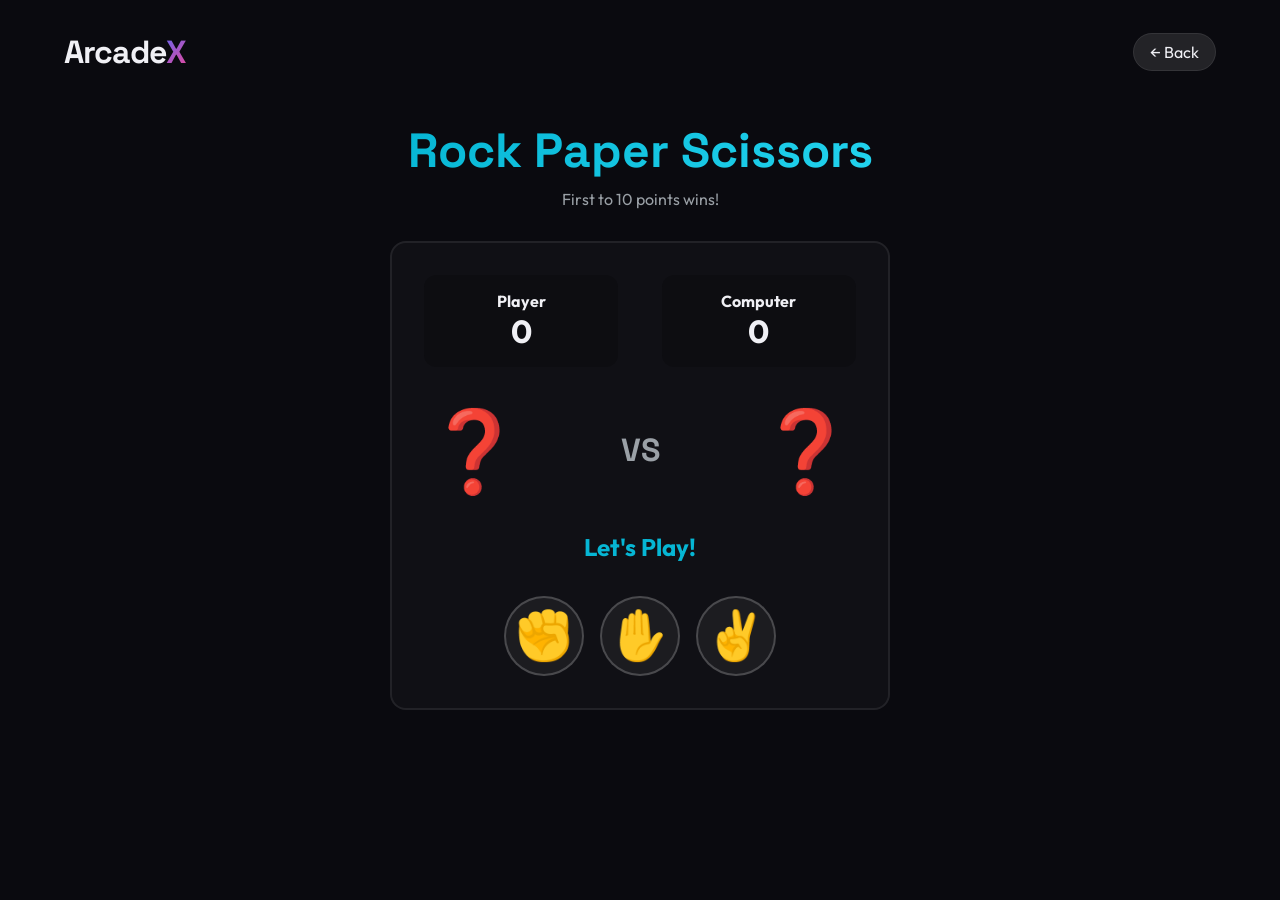
<file: games/games/rockpaperscissors/index.html>
<!DOCTYPE html>
<html lang="en">
<head>
    <meta charset="UTF-8">
    <meta name="viewport" content="width=device-width, initial-scale=1.0">
    <title>Rock Paper Scissors | ArcadeX</title>
    <link href="https://fonts.googleapis.com/css2?family=Outfit:wght@300;400;600;800&family=Space+Grotesk:wght@500;700&display=swap" rel="stylesheet">
    <link rel="stylesheet" href="../../styles.css">
    <link rel="stylesheet" href="style.css">
</head>
<body>
    <header>
        <div class="logo-container">
            <a href="../../index.html" class="logo-text" style="text-decoration: none; color: inherit;">Arcade<span class="highlight">X</span></a>
        </div>
        <nav><a href="../../index.html" class="back-btn">← Back</a></nav>
    </header>

    <main class="game-container">
        <div class="game-header">
            <h1 class="rps-title">Rock Paper Scissors</h1>
            <p style="color:var(--text-muted); margin-bottom:1rem;">First to 10 points wins!</p>
        </div>
        
        <div class="game-board-container">
            <div class="scoreboard">
                <div class="score-card">Player<br><span id="player-score" style="font-size: 2rem;">0</span></div>
                <div class="score-card">Computer<br><span id="comp-score" style="font-size: 2rem;">0</span></div>
            </div>

            <div class="arena">
                <div class="choice-display" id="player-display">❓</div>
                <div class="vs">VS</div>
                <div class="choice-display" id="comp-display">❓</div>
            </div>

            <div id="result-message" class="result">Let's Play!</div>

            <div id="game-over-screen" class="overlay hidden">
                <h2 class="game-over-text" id="winner-text" style="font-family:var(--font-display); color:#06b6d4; font-size:3rem; margin-bottom:1rem; text-align:center;"></h2>
                <button id="restart-btn" class="action-btn">Play Again</button>
            </div>

            <div class="choices">
                <button class="choice-btn" id="rock">✊</button>
                <button class="choice-btn" id="paper">✋</button>
                <button class="choice-btn" id="scissors">✌️</button>
            </div>
        </div>
    </main>

    <script src="script.js"></script>
</body>
</html>
</file>
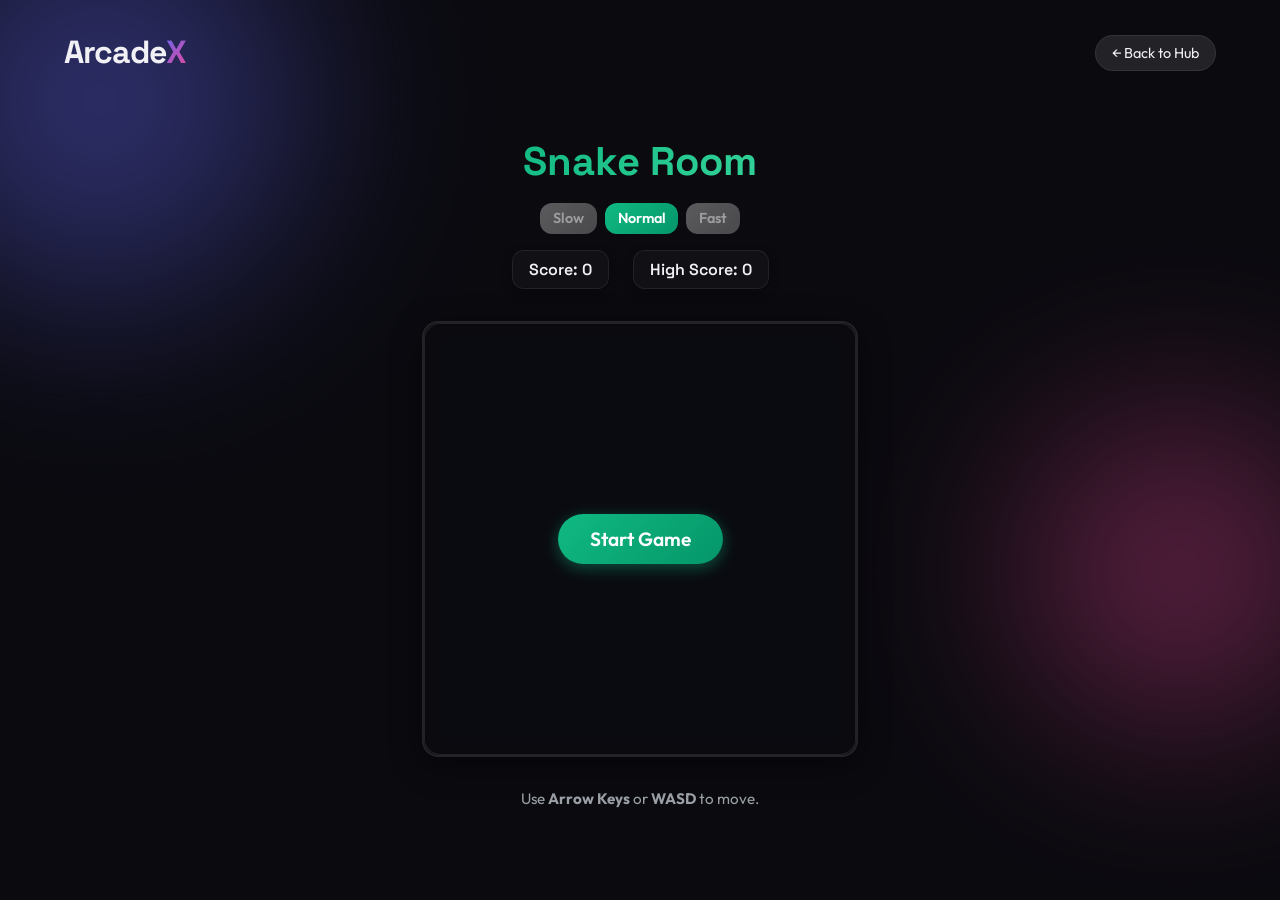
<file: games/games/snake/index.html>
<!DOCTYPE html>
<html lang="en">
<head>
    <meta charset="UTF-8">
    <meta name="viewport" content="width=device-width, initial-scale=1.0">
    <title>Snake | ArcadeX</title>
    <link href="https://fonts.googleapis.com/css2?family=Outfit:wght@300;400;600;800&family=Space+Grotesk:wght@500;700&display=swap" rel="stylesheet">
    <link rel="stylesheet" href="../../styles.css">
    <link rel="stylesheet" href="style.css">
</head>
<body>
    <!-- Background orbs -->
    <div class="glow-orb orb-1"></div>
    <div class="glow-orb orb-2"></div>

    <header>
        <div class="logo-container">
            <a href="../../index.html" class="logo-text" style="text-decoration: none; color: inherit;">Arcade<span class="highlight">X</span></a>
        </div>
        <nav>
            <a href="../../index.html" class="back-btn">← Back to Hub</a>
        </nav>
    </header>

    <main class="game-container">
        <div class="game-header">
            <h1>Snake Room</h1>
            <div class="speed-selector" style="margin-top:0.5rem; margin-bottom: 0.5rem; display:flex; justify-content:center; gap:0.5rem;">
                <button id="speed-slow" class="action-btn" style="padding:0.4rem 0.8rem; font-size:0.9rem; border-radius:12px; box-shadow:none; filter: grayscale(100%); opacity:0.6;">Slow</button>
                <button id="speed-normal" class="action-btn" style="padding:0.4rem 0.8rem; font-size:0.9rem; border-radius:12px; box-shadow:none;">Normal</button>
                <button id="speed-fast" class="action-btn" style="padding:0.4rem 0.8rem; font-size:0.9rem; border-radius:12px; box-shadow:none; filter: grayscale(100%); opacity:0.6;">Fast</button>
            </div>
            <div class="scores" style="margin-top:1rem;">
                <div class="score-box">Score: <span id="score">0</span></div>
                <div class="score-box">High Score: <span id="high-score">0</span></div>
            </div>
        </div>

        <div class="game-board-container">
            <canvas id="gameCanvas" width="400" height="400"></canvas>
            
            <div id="game-over-screen" class="overlay hidden">
                <h2 class="game-over-text">Game Over</h2>
                <button id="restart-btn" class="action-btn">Play Again</button>
            </div>
            <div id="start-screen" class="overlay">
                <button id="start-btn" class="action-btn">Start Game</button>
            </div>
        </div>

        <div class="controls">
            <p>Use <strong>Arrow Keys</strong> or <strong>WASD</strong> to move.</p>
        </div>
    </main>

    <script src="script.js"></script>
</body>
</html>
</file>
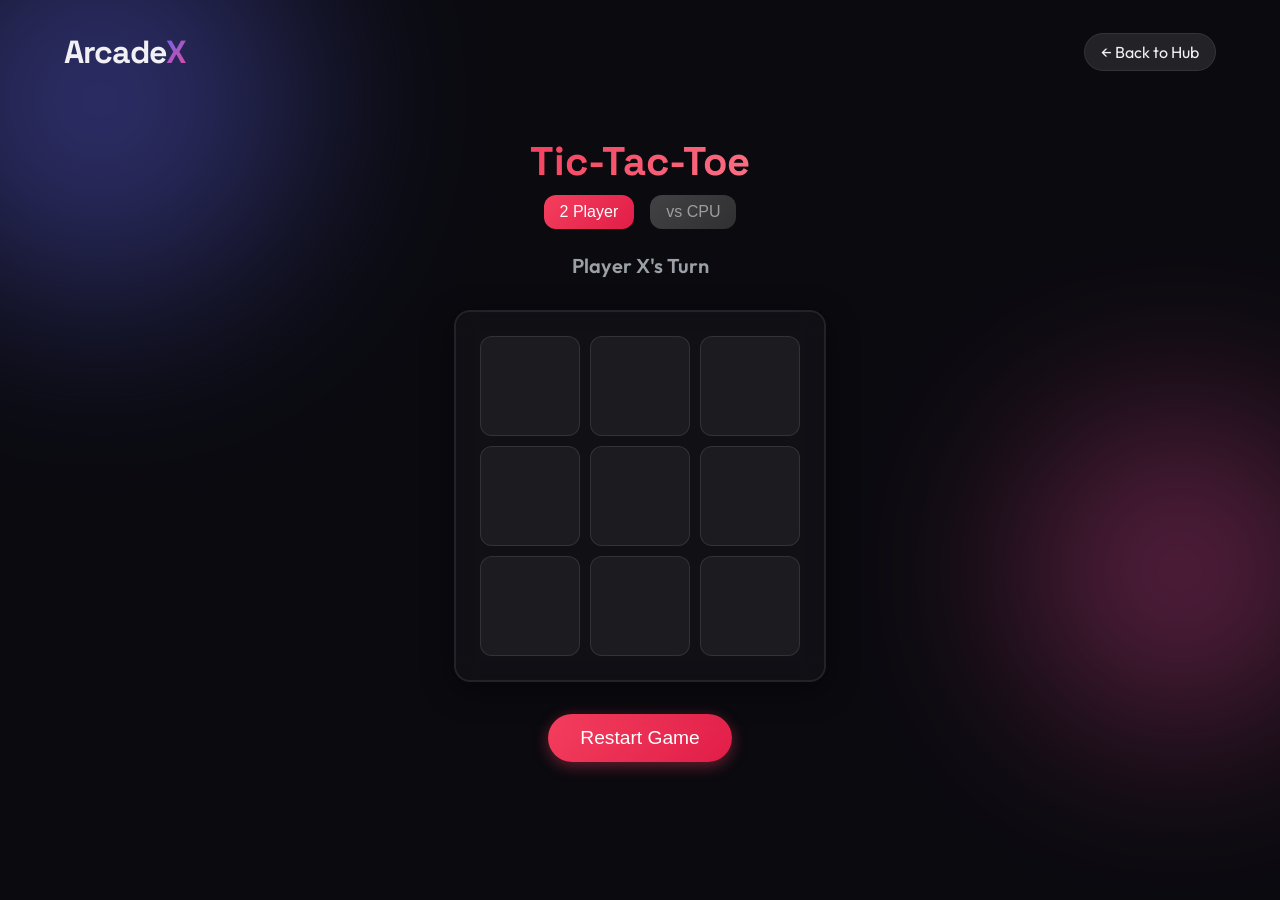
<file: games/games/tictactoe/index.html>
<!DOCTYPE html>
<html lang="en">
<head>
    <meta charset="UTF-8">
    <meta name="viewport" content="width=device-width, initial-scale=1.0">
    <title>Tic-Tac-Toe | ArcadeX</title>
    <link href="https://fonts.googleapis.com/css2?family=Outfit:wght@300;400;600;800&family=Space+Grotesk:wght@500;700&display=swap" rel="stylesheet">
    <link rel="stylesheet" href="../../styles.css">
    <link rel="stylesheet" href="style.css">
</head>
<body>
    <div class="glow-orb orb-1"></div>
    <div class="glow-orb orb-2" style="background: var(--accent-2);"></div>

    <header>
        <div class="logo-container">
            <a href="../../index.html" class="logo-text" style="text-decoration: none; color: inherit;">Arcade<span class="highlight">X</span></a>
        </div>
        <nav>
            <a href="../../index.html" class="back-btn">← Back to Hub</a>
        </nav>
    </header>

    <main class="game-container">
        <div class="game-header">
            <h1 class="tictactoe-title">Tic-Tac-Toe</h1>
            <div class="mode-selector" style="margin-bottom: 1.5rem; display:flex; justify-content:center; gap:1rem;">
                <button id="mode-pvp" class="action-btn" style="padding:0.5rem 1rem; font-size:1rem; border-radius:12px; box-shadow:none; background:linear-gradient(135deg, #f43f5e, #e11d48);">2 Player</button>
                <button id="mode-pvc" class="action-btn" style="padding:0.5rem 1rem; font-size:1rem; border-radius:12px; box-shadow:none; filter: grayscale(100%); opacity:0.6;">vs CPU</button>
            </div>
            <div id="status-display" class="status">Player X's Turn</div>
        </div>

        <div class="game-board-container">
            <div class="board" id="board">
                <div class="cell" data-index="0"></div>
                <div class="cell" data-index="1"></div>
                <div class="cell" data-index="2"></div>
                <div class="cell" data-index="3"></div>
                <div class="cell" data-index="4"></div>
                <div class="cell" data-index="5"></div>
                <div class="cell" data-index="6"></div>
                <div class="cell" data-index="7"></div>
                <div class="cell" data-index="8"></div>
            </div>
        </div>

        <button id="restart-btn" class="action-btn" style="margin-top: 2rem;">Restart Game</button>
    </main>
    <script src="script.js"></script>
</body>
</html>
</file>
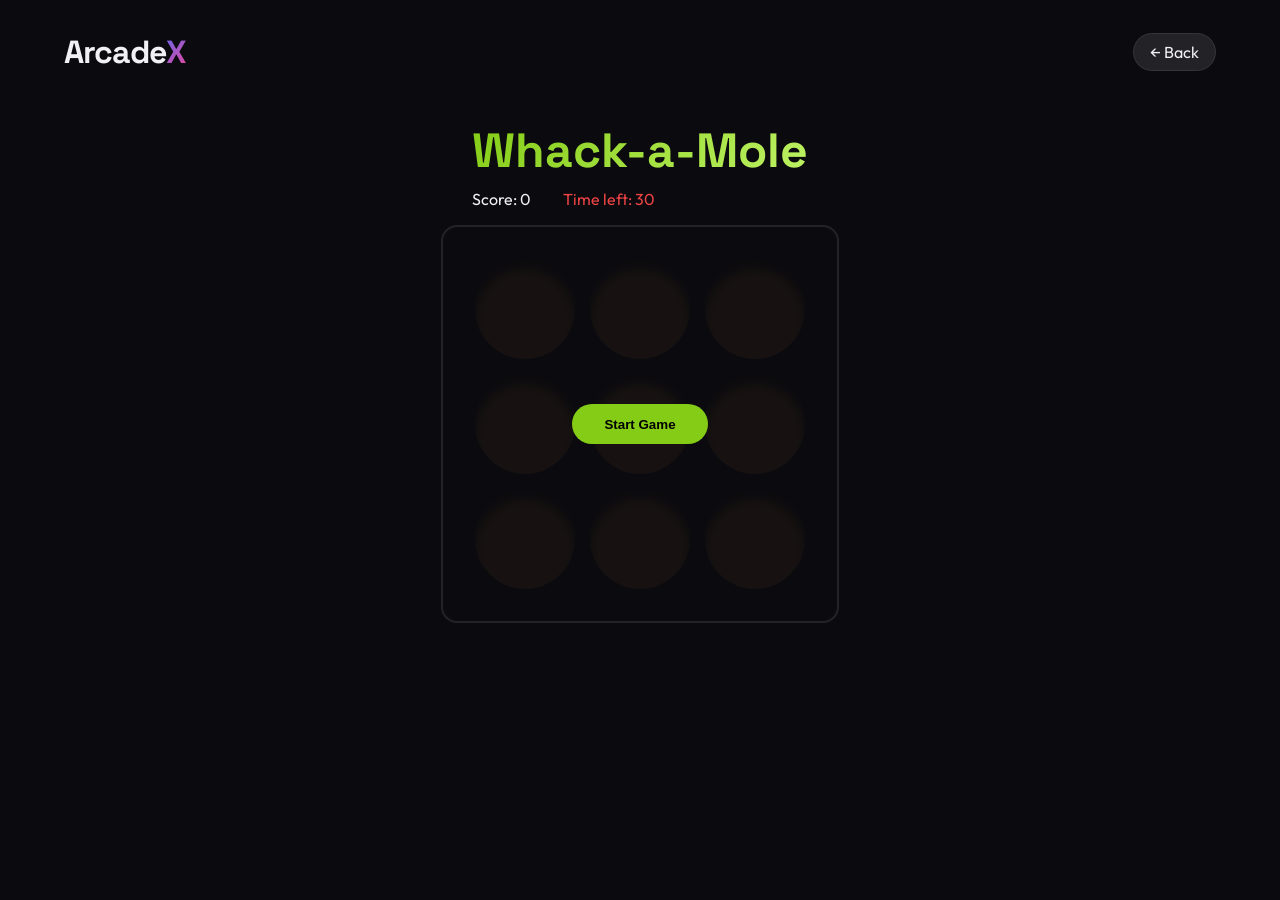
<file: games/games/whackamole/index.html>
<!DOCTYPE html>
<html lang="en">
<head>
    <meta charset="UTF-8">
    <meta name="viewport" content="width=device-width, initial-scale=1.0">
    <title>Whack-a-Mole | ArcadeX</title>
    <link href="https://fonts.googleapis.com/css2?family=Outfit:wght@300;400;600;800&family=Space+Grotesk:wght@500;700&display=swap" rel="stylesheet">
    <link rel="stylesheet" href="../../styles.css">
    <link rel="stylesheet" href="style.css">
</head>
<body>
    <header>
        <div class="logo-container">
            <a href="../../index.html" class="logo-text" style="text-decoration: none; color: inherit;">Arcade<span class="highlight">X</span></a>
        </div>
        <nav><a href="../../index.html" class="back-btn">← Back</a></nav>
    </header>

    <main class="game-container">
        <div class="game-header">
            <h1 class="whack-title">Whack-a-Mole</h1>
            <div class="scores" style="display:flex;gap:2rem;">
                <div class="score-box">Score: <span id="score">0</span></div>
                <div class="score-box" style="color:#ef4444;">Time left: <span id="time-left">30</span></div>
            </div>
        </div>
        
        <div class="game-board-container">
            <div class="grid">
                <div class="hole" id="1"></div>
                <div class="hole" id="2"></div>
                <div class="hole" id="3"></div>
                <div class="hole" id="4"></div>
                <div class="hole" id="5"></div>
                <div class="hole" id="6"></div>
                <div class="hole" id="7"></div>
                <div class="hole" id="8"></div>
                <div class="hole" id="9"></div>
            </div>
            
            <div id="start-screen" class="overlay">
                <button id="start-btn" class="action-btn">Start Game</button>
            </div>
            <div id="game-over-screen" class="overlay hidden">
                <h2 class="game-over-text">Time's Up!</h2>
                <button id="restart-btn" class="action-btn">Play Again</button>
            </div>
        </div>
    </main>

    <script src="script.js"></script>
</body>
</html>
</file>
<file: assignment 2/styles.css>
﻿@import url('https://fonts.googleapis.com/css2?family=Inter:wght@400;500;600;700&display=swap');

:root {
  --bg-primary: #faf6f1;
  --bg-card: #ffffff;
  --accent: #e8842c;
  --accent-light: #fdf0e5;
  --accent-hover: #d4741f;
  --text-primary: #2d2a26;
  --text-secondary: #6b6560;
  --text-muted: #9a938c;
  --border: #e8e2db;
  --border-light: #f0ebe5;
  --shadow-sm: 0 2px 8px rgba(0, 0, 0, 0.06);
  --shadow-md: 0 4px 16px rgba(0, 0, 0, 0.08);
  --shadow-lg: 0 8px 32px rgba(0, 0, 0, 0.1);
  --radius-sm: 8px;
  --radius-md: 12px;
  --radius-lg: 16px;
  --transition-fast: 0.2s cubic-bezier(0.4, 0, 0.2, 1);
  --transition-smooth: 0.35s cubic-bezier(0.4, 0, 0.2, 1);
  --transition-expand: 0.45s cubic-bezier(0.4, 0, 0.2, 1);
}

*,
*::before,
*::after {
  margin: 0;
  padding: 0;
  box-sizing: border-box;
}

html {
  scroll-behavior: smooth;
}

body {
  font-family: 'Inter', -apple-system, BlinkMacSystemFont, sans-serif;
  background-color: var(--bg-primary);
  color: var(--text-primary);
  line-height: 1.6;
  min-height: 100vh;
  -webkit-font-smoothing: antialiased;
  -moz-osx-font-smoothing: grayscale;
}

img {
  display: block;
  max-width: 100%;
}

button {
  cursor: pointer;
  border: none;
  background: none;
  font-family: inherit;
}

ul,
ol {
  list-style: none;
}

.navbar {
  display: flex;
  align-items: center;
  justify-content: space-between;
  padding: 1rem 2.5rem;
  background: var(--bg-card);
  border-bottom: 1px solid var(--border-light);
  position: sticky;
  top: 0;
  z-index: 100;
  backdrop-filter: blur(12px);
  background: rgba(255, 255, 255, 0.92);
}

.navbar-logo {
  display: flex;
  align-items: center;
  gap: 0.5rem;
  font-size: 1.35rem;
  font-weight: 700;
  color: var(--text-primary);
  text-decoration: none;
}

.navbar-logo .logo-icon {
  color: var(--accent);
  font-size: 1.5rem;
}

.navbar-nav {
  display: flex;
  align-items: center;
  gap: 2rem;
}

.navbar-nav a {
  text-decoration: none;
  color: var(--text-secondary);
  font-size: 0.9rem;
  font-weight: 500;
  transition: color var(--transition-fast);
  position: relative;
}

.navbar-nav a::after {
  content: '';
  position: absolute;
  bottom: -4px;
  left: 0;
  width: 0;
  height: 2px;
  background: var(--accent);
  transition: width var(--transition-smooth);
  border-radius: 1px;
}

.navbar-nav a:hover {
  color: var(--accent);
}

.navbar-nav a:hover::after {
  width: 100%;
}

.main-container {
  max-width: 1200px;
  margin: 0 auto;
  padding: 2rem 2rem 4rem;
}

.page-header {
  text-align: center;
  margin-bottom: 2.5rem;
}

.page-header h1 {
  font-size: 2rem;
  font-weight: 700;
  color: var(--text-primary);
  margin-bottom: 0.5rem;
}

.page-header p {
  color: var(--text-secondary);
  font-size: 1rem;
  max-width: 500px;
  margin: 0 auto;
}

.recipe-grid {
  display: grid;
  grid-template-columns: repeat(4, 1fr);
  gap: 1.25rem;
  align-items: start;
}

.recipe-card {
  background: var(--bg-card);
  border: 2px solid var(--border);
  border-radius: var(--radius-md);
  overflow: hidden;
  cursor: pointer;
  transition:
    transform var(--transition-fast),
    box-shadow var(--transition-fast),
    border-color var(--transition-fast);
  opacity: 0;
  transform: translateY(20px);
  animation: cardEntrance 0.5s ease forwards;
}

.recipe-card:nth-child(1) {
  animation-delay: 0.05s;
}

.recipe-card:nth-child(2) {
  animation-delay: 0.1s;
}

.recipe-card:nth-child(3) {
  animation-delay: 0.15s;
}

.recipe-card:nth-child(4) {
  animation-delay: 0.2s;
}

.recipe-card:nth-child(5) {
  animation-delay: 0.25s;
}

.recipe-card:nth-child(6) {
  animation-delay: 0.3s;
}

.recipe-card:nth-child(7) {
  animation-delay: 0.35s;
}

.recipe-card:nth-child(8) {
  animation-delay: 0.4s;
}

@keyframes cardEntrance {
  to {
    opacity: 1;
    transform: translateY(0);
  }
}

.recipe-card:hover {
  transform: translateY(-4px);
  box-shadow: var(--shadow-md);
  border-color: var(--border);
}

.recipe-card.active {
  border-color: var(--accent);
  box-shadow: 0 0 0 3px var(--accent-light);
  transform: translateY(0);
}

.recipe-card.active:hover {
  transform: translateY(0);
}

.card-image {
  width: 100%;
  aspect-ratio: 4 / 3;
  overflow: hidden;
  background: linear-gradient(135deg, #f5e6d3, #e8d5c0);
  position: relative;
}

.card-image img {
  width: 100%;
  height: 100%;
  object-fit: cover;
  transition: transform var(--transition-smooth);
}

.recipe-card:hover .card-image img {
  transform: scale(1.05);
}

.card-image img[src=""],
.card-image img:not([src]) {
  opacity: 0;
}

.card-image.no-image::after {
  content: '';
  position: absolute;
  inset: 0;
  background: linear-gradient(110deg,
      transparent 25%,
      rgba(255, 255, 255, 0.3) 37%,
      transparent 50%);
  background-size: 200% 100%;
  animation: shimmer 2s ease-in-out infinite;
}

@keyframes shimmer {
  0% {
    background-position: 200% 0;
  }

  100% {
    background-position: -200% 0;
  }
}

.card-footer {
  display: flex;
  align-items: center;
  justify-content: space-between;
  padding: 0.75rem 1rem;
}

.card-title {
  font-size: 0.88rem;
  font-weight: 600;
  color: var(--text-primary);
  white-space: nowrap;
  overflow: hidden;
  text-overflow: ellipsis;
}

.card-chevron {
  display: flex;
  align-items: center;
  justify-content: center;
  width: 24px;
  height: 24px;
  flex-shrink: 0;
  transition: transform 0.3s cubic-bezier(0.4, 0, 0.2, 1);
  color: var(--text-muted);
}

.card-chevron svg {
  width: 16px;
  height: 16px;
}

.recipe-card.active .card-chevron {
  transform: rotate(180deg);
  color: var(--accent);
}

.detail-panel-wrapper {
  grid-column: 1 / -1;
  display: grid;
  grid-template-rows: 0fr;
  transition: grid-template-rows var(--transition-expand);
  overflow: hidden;
}

.detail-panel-wrapper.open {
  grid-template-rows: 1fr;
}

.recipe-detail {
  min-height: 0;
  overflow: hidden;
}

.recipe-detail-inner {
  background: var(--bg-card);
  border: 1px solid var(--border);
  border-radius: var(--radius-lg);
  box-shadow: var(--shadow-md);
  display: grid;
  grid-template-columns: 300px 1fr;
  gap: 2rem;
  padding: 1.75rem;
  margin: 0.25rem 0;
  opacity: 0;
  transform: translateY(-10px);
  transition:
    opacity 0.3s ease 0.1s,
    transform 0.3s ease 0.1s;
}

.detail-panel-wrapper.open .recipe-detail-inner {
  opacity: 1;
  transform: translateY(0);
}

.detail-image {
  border-radius: var(--radius-md);
  overflow: hidden;
  aspect-ratio: 4 / 3;
  background: linear-gradient(135deg, #f5e6d3, #e8d5c0);
  position: relative;
}

.detail-image img {
  width: 100%;
  height: 100%;
  object-fit: cover;
}

.detail-image.no-image::after {
  content: '';
  position: absolute;
  inset: 0;
  background: linear-gradient(110deg,
      transparent 25%,
      rgba(255, 255, 255, 0.3) 37%,
      transparent 50%);
  background-size: 200% 100%;
  animation: shimmer 2s ease-in-out infinite;
}

.detail-content {
  display: flex;
  flex-direction: column;
  gap: 1rem;
  overflow-y: auto;
}

.detail-header {
  display: flex;
  justify-content: space-between;
  align-items: flex-start;
  gap: 1rem;
}

.detail-title {
  font-size: 1.5rem;
  font-weight: 700;
  color: var(--text-primary);
  line-height: 1.3;
}

.detail-close {
  width: 32px;
  height: 32px;
  border-radius: 50%;
  display: flex;
  align-items: center;
  justify-content: center;
  color: var(--text-muted);
  background: var(--bg-primary);
  border: 1px solid var(--border);
  font-size: 1rem;
  flex-shrink: 0;
  transition:
    background var(--transition-fast),
    color var(--transition-fast),
    transform var(--transition-fast);
}

.detail-close:hover {
  background: var(--accent);
  color: white;
  border-color: var(--accent);
  transform: rotate(90deg);
}

.detail-description {
  color: var(--text-secondary);
  font-size: 0.9rem;
  line-height: 1.6;
}

.detail-meta {
  display: flex;
  gap: 0;
  border: 1px solid var(--border);
  border-radius: var(--radius-sm);
  overflow: hidden;
  background: var(--bg-primary);
}

.meta-item {
  flex: 1;
  padding: 0.65rem 0.75rem;
  text-align: center;
  border-right: 1px solid var(--border);
}

.meta-item:last-child {
  border-right: none;
}

.meta-label {
  display: block;
  font-size: 0.7rem;
  color: var(--text-muted);
  text-transform: lowercase;
  margin-bottom: 0.15rem;
}

.meta-value {
  display: block;
  font-size: 0.85rem;
  font-weight: 600;
  color: var(--text-primary);
}

.detail-section-title {
  font-size: 0.95rem;
  font-weight: 700;
  color: var(--text-primary);
  margin-bottom: 0.5rem;
}

.timer-section {
  display: flex;
  align-items: center;
  justify-content: space-between;
  background: var(--bg-primary);
  border: 1px solid var(--border);
  border-radius: var(--radius-sm);
  padding: 0.75rem 1rem;
  transition:
    border-color var(--transition-fast),
    background var(--transition-fast);
}

.timer-display {
  display: flex;
  align-items: center;
  gap: 0.5rem;
}

.timer-icon {
  display: flex;
  align-items: center;
  color: var(--text-muted);
}

.timer-icon svg {
  width: 20px;
  height: 20px;
}

.timer-time {
  font-size: 1.5rem;
  font-weight: 700;
  font-variant-numeric: tabular-nums;
  color: var(--text-primary);
  letter-spacing: 0.02em;
  transition: color var(--transition-fast);
}

.timer-controls {
  display: flex;
  gap: 0.5rem;
}

.btn-start-cooking {
  background: var(--accent);
  color: white;
  padding: 0.5rem 1.25rem;
  border-radius: 8px;
  font-weight: 600;
  font-size: 0.85rem;
  transition:
    background var(--transition-fast),
    transform var(--transition-fast),
    box-shadow var(--transition-fast);
}

.btn-start-cooking:hover {
  background: var(--accent-hover);
  transform: scale(1.03);
  box-shadow: 0 2px 8px rgba(232, 132, 44, 0.3);
}

.btn-timer-secondary {
  background: var(--bg-card);
  color: var(--text-secondary);
  padding: 0.5rem 1rem;
  border-radius: 8px;
  font-weight: 500;
  font-size: 0.85rem;
  border: 1px solid var(--border);
  transition:
    background var(--transition-fast),
    border-color var(--transition-fast),
    color var(--transition-fast);
}

.btn-timer-secondary:hover {
  background: var(--bg-primary);
  border-color: var(--text-muted);
  color: var(--text-primary);
}

.timer-section.running {
  border-color: #4caf50;
  background: #f0faf0;
}

.timer-section.running .timer-icon {
  color: #4caf50;
}

.timer-section.running .timer-time {
  color: #2e7d32;
}

.timer-section.running .timer-icon svg {
  animation: timerPulse 1s ease infinite;
}

@keyframes timerPulse {
  0%, 100% { opacity: 1; }
  50% { opacity: 0.5; }
}

.timer-section.paused {
  border-color: #f59e0b;
  background: #fffbeb;
}

.timer-section.paused .timer-icon {
  color: #f59e0b;
}

.timer-section.paused .timer-time {
  color: #b45309;
  animation: timerBlink 1s step-end infinite;
}

@keyframes timerBlink {
  0%, 100% { opacity: 1; }
  50% { opacity: 0.3; }
}

.timer-section.completed {
  border-color: var(--accent);
  background: var(--accent-light);
  animation: celebrationPulse 0.6s ease 3;
}

.timer-section.completed .timer-icon {
  color: var(--accent);
}

.timer-section.completed .timer-time {
  color: var(--accent-hover);
  font-weight: 800;
}

@keyframes celebrationPulse {
  0%, 100% { transform: scale(1); }
  50% { transform: scale(1.015); }
}

.btn-print {
  display: flex;
  align-items: center;
  gap: 0.35rem;
  padding: 0.4rem 0.85rem;
  border-radius: 8px;
  font-size: 0.8rem;
  font-weight: 500;
  color: var(--text-secondary);
  background: var(--bg-primary);
  border: 1px solid var(--border);
  flex-shrink: 0;
  transition:
    background var(--transition-fast),
    color var(--transition-fast),
    border-color var(--transition-fast);
}

.btn-print svg {
  width: 14px;
  height: 14px;
}

.btn-print:hover {
  background: var(--accent-light);
  color: var(--accent);
  border-color: var(--accent);
}

.detail-header-actions {
  display: flex;
  align-items: center;
  gap: 0.5rem;
  flex-shrink: 0;
}

.ingredient-list {
  display: flex;
  flex-wrap: wrap;
  gap: 0.4rem;
}

.ingredient-list li {
  background: var(--bg-primary);
  border: 1px solid var(--border-light);
  padding: 0.3rem 0.75rem;
  border-radius: 20px;
  font-size: 0.8rem;
  color: var(--text-secondary);
  transition:
    background var(--transition-fast),
    border-color var(--transition-fast);
}

.ingredient-list li:hover {
  background: var(--accent-light);
  border-color: var(--accent);
  color: var(--accent-hover);
}

.steps-list {
  display: flex;
  flex-direction: column;
  gap: 0.5rem;
  counter-reset: step-counter;
}

.steps-list li {
  counter-increment: step-counter;
  display: flex;
  align-items: flex-start;
  gap: 0.75rem;
  font-size: 0.85rem;
  color: var(--text-secondary);
  line-height: 1.5;
}

.steps-list li::before {
  content: counter(step-counter) '.';
  font-weight: 700;
  color: var(--accent);
  flex-shrink: 0;
  min-width: 1.25rem;
}

.detail-panel-wrapper.open .detail-header {
  animation: fadeSlideUp 0.4s ease 0.15s both;
}

.detail-panel-wrapper.open .detail-description {
  animation: fadeSlideUp 0.4s ease 0.2s both;
}

.detail-panel-wrapper.open .detail-meta {
  animation: fadeSlideUp 0.4s ease 0.25s both;
}

.detail-panel-wrapper.open .timer-section {
  animation: fadeSlideUp 0.4s ease 0.3s both;
}

.detail-panel-wrapper.open .detail-ingredients {
  animation: fadeSlideUp 0.4s ease 0.37s both;
}

.detail-panel-wrapper.open .detail-steps {
  animation: fadeSlideUp 0.4s ease 0.45s both;
}

@keyframes fadeSlideUp {
  from {
    opacity: 0;
    transform: translateY(12px);
  }

  to {
    opacity: 1;
    transform: translateY(0);
  }
}

@media (max-width: 1024px) {
  .recipe-grid {
    grid-template-columns: repeat(3, 1fr);
  }

  .recipe-detail-inner {
    grid-template-columns: 250px 1fr;
  }
}

@media (max-width: 768px) {
  .navbar {
    padding: 1rem 1.5rem;
  }

  .navbar-nav {
    gap: 1.25rem;
  }

  .main-container {
    padding: 1.5rem 1.25rem 3rem;
  }

  .recipe-grid {
    grid-template-columns: repeat(2, 1fr);
    gap: 1rem;
  }

  .recipe-detail-inner {
    grid-template-columns: 1fr;
    gap: 1.25rem;
  }

  .detail-image {
    aspect-ratio: 16 / 9;
    max-height: 220px;
  }
}

@media (max-width: 480px) {
  .navbar {
    padding: 0.85rem 1rem;
  }

  .navbar-logo {
    font-size: 1.15rem;
  }

  .navbar-nav a {
    font-size: 0.8rem;
  }

  .main-container {
    padding: 1rem 0.75rem 2rem;
  }

  .page-header h1 {
    font-size: 1.5rem;
  }

  .page-header p {
    font-size: 0.88rem;
  }

  .recipe-grid {
    grid-template-columns: 1fr;
    gap: 0.85rem;
  }

  .recipe-detail-inner {
    padding: 1.25rem;
    gap: 1rem;
  }

  .detail-title {
    font-size: 1.25rem;
  }

  .detail-meta {
    flex-wrap: wrap;
  }

  .meta-item {
    flex: 1 1 45%;
    border-bottom: 1px solid var(--border);
  }

  .meta-item:nth-child(3),
  .meta-item:nth-child(4) {
    border-bottom: none;
  }
}

@media print {
  .navbar,
  .page-header,
  .recipe-card,
  .detail-close,
  .btn-print,
  .timer-controls,
  .card-chevron,
  .recipe-grid > .recipe-card {
    display: none !important;
  }

  body {
    background: white !important;
    color: black !important;
    font-size: 12pt;
    -webkit-print-color-adjust: exact;
    print-color-adjust: exact;
  }

  .main-container {
    max-width: 100%;
    padding: 0;
    margin: 0;
  }

  .recipe-grid {
    display: block !important;
  }

  .detail-panel-wrapper {
    display: block !important;
    overflow: visible !important;
    grid-template-rows: 1fr !important;
  }

  .recipe-detail {
    overflow: visible !important;
    min-height: auto !important;
  }

  .recipe-detail-inner {
    display: block !important;
    border: none !important;
    box-shadow: none !important;
    padding: 0 !important;
    margin: 0 !important;
    opacity: 1 !important;
    transform: none !important;
  }

  .detail-image {
    max-width: 220px;
    float: left;
    margin: 0 1.25rem 1rem 0;
    border-radius: 8px;
    overflow: hidden;
  }

  .detail-title {
    font-size: 1.5rem;
    margin-bottom: 0.25rem;
  }

  .detail-title::after {
    content: ' — RecipeHub';
    font-size: 0.55em;
    color: #999;
    font-weight: 400;
  }

  .detail-description {
    color: #555;
    margin-bottom: 0.5rem;
  }

  .detail-meta {
    border: 1px solid #ddd !important;
    background: #f9f9f9 !important;
    clear: both;
    margin-bottom: 0.75rem;
  }

  .timer-section {
    display: none !important;
  }

  .ingredient-list {
    display: block !important;
    columns: 2;
    margin-bottom: 0.75rem;
  }

  .ingredient-list li {
    background: none !important;
    border: none !important;
    padding: 0.15rem 0 !important;
    border-radius: 0 !important;
    font-size: 10pt;
    break-inside: avoid;
    color: #333 !important;
  }

  .ingredient-list li::before {
    content: '\2022  ';
  }

  .steps-list li {
    font-size: 10pt;
    color: #333 !important;
    page-break-inside: avoid;
  }

  .steps-list li::before {
    color: #333 !important;
  }

  .detail-header-actions {
    display: none !important;
  }

  .detail-header {
    display: block !important;
  }

  * {
    animation: none !important;
    transition: none !important;
  }
}
</file>
<file: assignment 3/styles.css>
@import url('https://fonts.googleapis.com/css2?family=Inter:wght@400;500;600;700;800&display=swap');

:root {
  --bg-body: #0a0a1a;
  --bg-body-alt: #0e0e24;
  --bg-card: rgba(255, 255, 255, 0.04);
  --bg-card-hover: rgba(255, 255, 255, 0.07);
  --glass-border: rgba(255, 255, 255, 0.08);
  --glass-border-hover: rgba(255, 255, 255, 0.15);

  --text-primary: #f0f0f5;
  --text-secondary: rgba(255, 255, 255, 0.65);
  --text-muted: rgba(255, 255, 255, 0.35);

  --gradient-indigo: linear-gradient(135deg, #667eea 0%, #764ba2 100%);
  --gradient-rose: linear-gradient(135deg, #f093fb 0%, #f5576c 100%);
  --gradient-cyan: linear-gradient(135deg, #4facfe 0%, #00f2fe 100%);
  --gradient-amber: linear-gradient(135deg, #fa709a 0%, #fee140 100%);

  --glow-indigo: rgba(102, 126, 234, 0.35);
  --glow-rose: rgba(245, 87, 108, 0.35);
  --glow-cyan: rgba(79, 172, 254, 0.35);
  --glow-amber: rgba(250, 112, 154, 0.35);

  --radius-lg: 20px;
  --radius-md: 14px;
  --radius-sm: 10px;
  --radius-btn: 12px;

  --transition-fast: 0.2s cubic-bezier(0.4, 0, 0.2, 1);
  --transition-smooth: 0.4s cubic-bezier(0.4, 0, 0.2, 1);
}

/* ---------- Reset ---------- */
*,
*::before,
*::after {
  margin: 0;
  padding: 0;
  box-sizing: border-box;
}

html {
  scroll-behavior: smooth;
}

body {
  font-family: 'Inter', -apple-system, BlinkMacSystemFont, 'Segoe UI', sans-serif;
  background: var(--bg-body);
  color: var(--text-primary);
  line-height: 1.6;
  min-height: 100vh;
  overflow-x: hidden;
  -webkit-font-smoothing: antialiased;
  -moz-osx-font-smoothing: grayscale;
}

ul {
  list-style: none;
}

a {
  text-decoration: none;
  color: inherit;
}

img {
  display: block;
  max-width: 100%;
}

/* ---------- Animated Background Orbs ---------- */
.bg-orb {
  position: fixed;
  border-radius: 50%;
  filter: blur(100px);
  opacity: 0.4;
  pointer-events: none;
  z-index: 0;
}

.bg-orb--1 {
  width: 500px;
  height: 500px;
  background: radial-gradient(circle, #667eea 0%, transparent 70%);
  top: -150px;
  left: -100px;
  animation: orbFloat1 18s ease-in-out infinite;
}

.bg-orb--2 {
  width: 400px;
  height: 400px;
  background: radial-gradient(circle, #f5576c 0%, transparent 70%);
  bottom: -100px;
  right: -80px;
  animation: orbFloat2 22s ease-in-out infinite;
}

.bg-orb--3 {
  width: 350px;
  height: 350px;
  background: radial-gradient(circle, #4facfe 0%, transparent 70%);
  top: 50%;
  left: 50%;
  transform: translate(-50%, -50%);
  animation: orbFloat3 15s ease-in-out infinite;
}

@keyframes orbFloat1 {
  0%, 100% { transform: translate(0, 0) scale(1); }
  33% { transform: translate(80px, 60px) scale(1.1); }
  66% { transform: translate(-40px, 100px) scale(0.95); }
}

@keyframes orbFloat2 {
  0%, 100% { transform: translate(0, 0) scale(1); }
  33% { transform: translate(-60px, -80px) scale(1.15); }
  66% { transform: translate(50px, -40px) scale(0.9); }
}

@keyframes orbFloat3 {
  0%, 100% { transform: translate(-50%, -50%) scale(1); }
  33% { transform: translate(-40%, -60%) scale(1.1); }
  66% { transform: translate(-60%, -45%) scale(0.95); }
}

/* ---------- Container ---------- */
.container {
  position: relative;
  z-index: 1;
  max-width: 900px;
  margin: 0 auto;
  padding: 3.5rem 2rem 5rem;
}

/* ---------- Page Hero ---------- */
.page-hero {
  text-align: center;
  margin-bottom: 3.5rem;
  animation: heroFadeIn 0.8s ease both;
}

.hero-badge {
  display: inline-block;
  font-size: 0.8rem;
  font-weight: 600;
  letter-spacing: 0.08em;
  text-transform: uppercase;
  color: rgba(255, 255, 255, 0.5);
  background: rgba(255, 255, 255, 0.06);
  border: 1px solid rgba(255, 255, 255, 0.08);
  border-radius: 100px;
  padding: 0.4rem 1.2rem;
  margin-bottom: 1.25rem;
}

.hero-title {
  font-size: 3.2rem;
  font-weight: 800;
  letter-spacing: -0.03em;
  line-height: 1.1;
  background: linear-gradient(135deg, #ffffff 0%, #667eea 40%, #f093fb 70%, #4facfe 100%);
  -webkit-background-clip: text;
  background-clip: text;
  -webkit-text-fill-color: transparent;
  margin-bottom: 1rem;
}

.hero-subtitle {
  font-size: 1.05rem;
  color: var(--text-secondary);
  max-width: 520px;
  margin: 0 auto;
  line-height: 1.7;
}

@keyframes heroFadeIn {
  from {
    opacity: 0;
    transform: translateY(-20px);
  }
  to {
    opacity: 1;
    transform: translateY(0);
  }
}

/* ---------- Cards Grid ---------- */
.cards-grid {
  display: grid;
  grid-template-columns: repeat(2, 1fr);
  gap: 1.5rem;
}

/* ---------- Card Base ---------- */
.intern-card {
  position: relative;
  background: var(--bg-card);
  border: 1px solid var(--glass-border);
  border-radius: var(--radius-lg);
  padding: 2rem 1.75rem 1.75rem;
  backdrop-filter: blur(24px);
  -webkit-backdrop-filter: blur(24px);
  overflow: hidden;
  transition:
    transform var(--transition-smooth),
    background var(--transition-smooth),
    border-color var(--transition-smooth),
    box-shadow var(--transition-smooth);

  /* Staggered entrance animation */
  opacity: 0;
  transform: translateY(30px);
  animation: cardSlideUp 0.6s ease forwards;
}

.intern-card:nth-child(1) { animation-delay: 0.15s; }
.intern-card:nth-child(2) { animation-delay: 0.25s; }
.intern-card:nth-child(3) { animation-delay: 0.35s; }
.intern-card:nth-child(4) { animation-delay: 0.45s; }

@keyframes cardSlideUp {
  to {
    opacity: 1;
    transform: translateY(0);
  }
}

/* Card hover */
.intern-card:hover {
  transform: translateY(-6px);
  background: var(--bg-card-hover);
  border-color: var(--glass-border-hover);
}

/* ---------- Card Accent Line (top) ---------- */
.card-accent-line {
  position: absolute;
  top: 0;
  left: 0;
  right: 0;
  height: 3px;
  border-radius: var(--radius-lg) var(--radius-lg) 0 0;
  opacity: 0.8;
  transition: opacity var(--transition-fast);
}

.intern-card:hover .card-accent-line {
  opacity: 1;
}

/* ---------- Card Shine Effect ---------- */
.card-shine {
  position: absolute;
  top: 0;
  left: -100%;
  width: 60%;
  height: 100%;
  background: linear-gradient(
    105deg,
    transparent 30%,
    rgba(255, 255, 255, 0.04) 50%,
    transparent 70%
  );
  transition: left 0.6s ease;
  pointer-events: none;
}

.intern-card:hover .card-shine {
  left: 130%;
}

/* ---------- Per-Card Theming ---------- */

/* Indigo — Web Dev */
.intern-card--indigo .card-accent-line { background: var(--gradient-indigo); }
.intern-card--indigo:hover { box-shadow: 0 8px 40px var(--glow-indigo), 0 0 0 1px rgba(102, 126, 234, 0.1); }
.intern-card--indigo .btn-details { background: var(--gradient-indigo); }
.intern-card--indigo .btn-details:hover { box-shadow: 0 4px 20px var(--glow-indigo); }
.intern-card--indigo .card-icon { background: rgba(102, 126, 234, 0.12); border-color: rgba(102, 126, 234, 0.2); }

/* Rose — App Dev */
.intern-card--rose .card-accent-line { background: var(--gradient-rose); }
.intern-card--rose:hover { box-shadow: 0 8px 40px var(--glow-rose), 0 0 0 1px rgba(245, 87, 108, 0.1); }
.intern-card--rose .btn-details { background: var(--gradient-rose); }
.intern-card--rose .btn-details:hover { box-shadow: 0 4px 20px var(--glow-rose); }
.intern-card--rose .card-icon { background: rgba(245, 87, 108, 0.12); border-color: rgba(245, 87, 108, 0.2); }

/* Cyan — Python */
.intern-card--cyan .card-accent-line { background: var(--gradient-cyan); }
.intern-card--cyan:hover { box-shadow: 0 8px 40px var(--glow-cyan), 0 0 0 1px rgba(79, 172, 254, 0.1); }
.intern-card--cyan .btn-details { background: var(--gradient-cyan); }
.intern-card--cyan .btn-details:hover { box-shadow: 0 4px 20px var(--glow-cyan); }
.intern-card--cyan .card-icon { background: rgba(79, 172, 254, 0.12); border-color: rgba(79, 172, 254, 0.2); }

/* Amber — Java */
.intern-card--amber .card-accent-line { background: var(--gradient-amber); }
.intern-card--amber:hover { box-shadow: 0 8px 40px var(--glow-amber), 0 0 0 1px rgba(250, 112, 154, 0.1); }
.intern-card--amber .btn-details { background: var(--gradient-amber); }
.intern-card--amber .btn-details:hover { box-shadow: 0 4px 20px var(--glow-amber); }
.intern-card--amber .card-icon { background: rgba(250, 112, 154, 0.12); border-color: rgba(250, 112, 154, 0.2); }

/* ---------- Card Icon ---------- */
.card-icon {
  width: 52px;
  height: 52px;
  border-radius: var(--radius-md);
  display: flex;
  align-items: center;
  justify-content: center;
  font-size: 1.5rem;
  border: 1px solid;
  margin-bottom: 1.25rem;
  animation: iconBob 4s ease-in-out infinite;
}

@keyframes iconBob {
  0%, 100% { transform: translateY(0); }
  50% { transform: translateY(-4px); }
}

/* ---------- Card Title ---------- */
.card-title {
  font-size: 1.2rem;
  font-weight: 700;
  line-height: 1.35;
  color: var(--text-primary);
  margin-bottom: 1.25rem;
  letter-spacing: -0.01em;
}

/* ---------- Card Details List ---------- */
.card-details {
  display: flex;
  flex-direction: column;
  gap: 0.65rem;
  margin-bottom: 1.5rem;
}

.card-details li {
  display: flex;
  align-items: center;
  gap: 0.6rem;
  font-size: 0.88rem;
}

.detail-icon {
  display: flex;
  align-items: center;
  justify-content: center;
  flex-shrink: 0;
  color: var(--text-muted);
  width: 18px;
}

.detail-label {
  color: var(--text-muted);
  font-weight: 500;
  min-width: 75px;
  font-size: 0.82rem;
}

.detail-value {
  color: var(--text-secondary);
  font-weight: 500;
}

/* ---------- View Details Button ---------- */
.btn-details {
  display: inline-flex;
  align-items: center;
  gap: 0.5rem;
  padding: 0.7rem 1.5rem;
  border-radius: var(--radius-btn);
  font-size: 0.88rem;
  font-weight: 600;
  color: #ffffff;
  transition:
    transform var(--transition-fast),
    box-shadow var(--transition-fast),
    gap var(--transition-fast);
  position: relative;
  overflow: hidden;
}

.btn-details:hover {
  transform: translateY(-2px) scale(1.03);
}

.btn-details svg {
  transition: transform var(--transition-fast);
}

.btn-details:hover svg {
  transform: translateX(3px);
}

/* Button shine effect */
.btn-details::before {
  content: '';
  position: absolute;
  top: 0;
  left: -100%;
  width: 100%;
  height: 100%;
  background: linear-gradient(
    90deg,
    transparent,
    rgba(255, 255, 255, 0.15),
    transparent
  );
  transition: left 0.5s ease;
}

.btn-details:hover::before {
  left: 100%;
}

/* ---------- Responsive ---------- */
@media (max-width: 768px) {
  .container {
    padding: 2.5rem 1.25rem 3rem;
  }

  .hero-title {
    font-size: 2.4rem;
  }

  .hero-subtitle {
    font-size: 0.95rem;
  }

  .cards-grid {
    grid-template-columns: 1fr;
    gap: 1.25rem;
    max-width: 420px;
    margin: 0 auto;
  }

  .page-hero {
    margin-bottom: 2.5rem;
  }
}

@media (max-width: 480px) {
  .container {
    padding: 2rem 1rem 2.5rem;
  }

  .hero-badge {
    font-size: 0.72rem;
    padding: 0.35rem 1rem;
  }

  .hero-title {
    font-size: 2rem;
  }

  .hero-subtitle {
    font-size: 0.88rem;
  }

  .intern-card {
    padding: 1.5rem 1.35rem 1.5rem;
  }

  .card-icon {
    width: 44px;
    height: 44px;
    font-size: 1.25rem;
  }

  .card-title {
    font-size: 1.1rem;
  }

  .btn-details {
    width: 100%;
    justify-content: center;
  }

  .bg-orb {
    opacity: 0.25;
  }
}
</file>
<file: games/styles.css>
:root {
    /* Color Palette - Deep sleek dark mode */
    --bg-dark: #0a0a0f;
    --card-bg: rgba(20, 20, 25, 0.6);
    --card-border: rgba(255, 255, 255, 0.08);
    --text-main: #f0f0f5;
    --text-muted: #9aa0a6;

    /* Gradients & Accents */
    --accent-1: #6366f1;
    /* Indigo */
    --accent-2: #ec4899;
    /* Pink */
    --accent-3: #14b8a6;
    /* Teal */
    --gradient-primary: linear-gradient(135deg, var(--accent-1), var(--accent-2));

    /* Typography */
    --font-sans: 'Outfit', sans-serif;
    --font-display: 'Space Grotesk', sans-serif;

    /* Effects */
    --glass-shadow: 0 8px 32px 0 rgba(0, 0, 0, 0.37);
    --glass-blur: blur(12px);
    --transition-snappy: 0.3s cubic-bezier(0.25, 0.8, 0.25, 1);
}

/* Light Theme overrides (if needed later, currently focusing on a rich dark theme) */
[data-theme="light"] {
    --bg-dark: #f8fafc;
    --card-bg: rgba(255, 255, 255, 0.7);
    --card-border: rgba(0, 0, 0, 0.1);
    --text-main: #0f172a;
    --text-muted: #475569;
    --glass-shadow: 0 8px 32px 0 rgba(100, 100, 111, 0.2);
}

* {
    margin: 0;
    padding: 0;
    box-sizing: border-box;
}

body {
    font-family: var(--font-sans);
    background-color: var(--bg-dark);
    color: var(--text-main);
    min-height: 100vh;
    overflow-x: hidden;
    position: relative;
    display: flex;
    flex-direction: column;
}

/* Decorative Ambient Orbs */
.glow-orb {
    position: absolute;
    border-radius: 50%;
    filter: blur(100px);
    z-index: -1;
    opacity: 0.4;
    animation: float 20s infinite alternate ease-in-out;
}

.orb-1 {
    width: 400px;
    height: 400px;
    background: var(--accent-1);
    top: -100px;
    left: -100px;
}

.orb-2 {
    width: 300px;
    height: 300px;
    background: var(--accent-2);
    bottom: 20%;
    right: -50px;
    animation-delay: -5s;
}

.orb-3 {
    width: 250px;
    height: 250px;
    background: var(--accent-3);
    top: 40%;
    left: 20%;
    opacity: 0.2;
    animation-delay: -10s;
}

@keyframes float {
    0% {
        transform: translate(0, 0) scale(1);
    }

    100% {
        transform: translate(50px, 50px) scale(1.1);
    }
}

/* Header */
header {
    display: flex;
    justify-content: space-between;
    align-items: center;
    padding: 2rem 5%;
    background: transparent;
    z-index: 10;
}

.logo-text {
    font-family: var(--font-display);
    font-size: 2rem;
    font-weight: 700;
    letter-spacing: -1px;
}

.logo-text .highlight {
    background: var(--gradient-primary);
    -webkit-background-clip: text;
    background-clip: text;
    -webkit-text-fill-color: transparent;
}

.icon-button {
    background: var(--card-bg);
    border: 1px solid var(--card-border);
    color: var(--text-main);
    width: 44px;
    height: 44px;
    border-radius: 50%;
    display: flex;
    justify-content: center;
    align-items: center;
    cursor: pointer;
    backdrop-filter: var(--glass-blur);
    transition: var(--transition-snappy);
}

.icon-button:hover {
    transform: translateY(-2px);
    border-color: rgba(255, 255, 255, 0.2);
    box-shadow: 0 4px 12px rgba(0, 0, 0, 0.2);
}

/* Main Content */
main {
    flex: 1;
    padding: 0 5%;
    max-width: 1400px;
    margin: 0 auto;
    width: 100%;
}

.hero {
    text-align: center;
    padding: 4rem 0 6rem;
}

.hero h1 {
    font-family: var(--font-display);
    font-size: clamp(3rem, 8vw, 5rem);
    font-weight: 800;
    line-height: 1.1;
    margin-bottom: 1.5rem;
}

.gradient-text {
    background: var(--gradient-primary);
    -webkit-background-clip: text;
    background-clip: text;
    -webkit-text-fill-color: transparent;
}

.hero p {
    font-size: 1.25rem;
    color: var(--text-muted);
    max-width: 600px;
    margin: 0 auto;
    line-height: 1.6;
}

/* Games Grid */
.games-grid {
    display: grid;
    grid-template-columns: repeat(auto-fill, minmax(280px, 1fr));
    gap: 2rem;
    padding-bottom: 4rem;
}

.game-card {
    background: var(--card-bg);
    border: 1px solid var(--card-border);
    border-radius: 20px;
    backdrop-filter: var(--glass-blur);
    box-shadow: var(--glass-shadow);
    transition: var(--transition-snappy);
    text-decoration: none;
    color: inherit;
    display: flex;
    flex-direction: column;
    position: relative;
    overflow: hidden;
}

.game-card::before {
    content: '';
    position: absolute;
    top: 0;
    left: 0;
    width: 100%;
    height: 100%;
    background: linear-gradient(135deg, rgba(255, 255, 255, 0.1), transparent);
    opacity: 0;
    transition: var(--transition-snappy);
    pointer-events: none;
    z-index: 2;
}

.game-card:hover {
    transform: translateY(-8px) scale(1.02);
    border-color: rgba(255, 255, 255, 0.2);
    box-shadow: 0 15px 40px -10px rgba(0, 0, 0, 0.5);
}

.game-card:hover::before {
    opacity: 1;
}

.card-thumbnail {
    height: 180px;
    display: flex;
    justify-content: center;
    align-items: center;
    position: relative;
    overflow: hidden;
    border-bottom: 1px solid rgba(255,255,255,0.05);
}

.card-thumbnail::after {
    content: '';
    position: absolute;
    inset: 0;
    background-image: radial-gradient(rgba(255,255,255,0.1) 1px, transparent 1px);
    background-size: 15px 15px;
    opacity: 0.3;
}

.game-icon-wrapper {
    width: 80px;
    height: 80px;
    border-radius: 20px;
    display: flex;
    justify-content: center;
    align-items: center;
    font-size: 38px;
    background: rgba(255, 255, 255, 0.05);
    border: 1px solid var(--card-border);
    position: relative;
    z-index: 1;
    transition: transform 0.4s cubic-bezier(0.175, 0.885, 0.32, 1.275);
}

.game-card:hover .game-icon-wrapper {
    transform: scale(1.1) rotate(5deg);
}

.card-content {
    padding: 1.5rem;
    display: flex;
    flex-direction: column;
    flex: 1;
}

.game-card h3 {
    font-family: var(--font-display);
    font-size: 1.5rem;
    margin-bottom: 0.5rem;
}

.game-card p {
    color: var(--text-muted);
    font-size: 0.95rem;
    line-height: 1.5;
    flex: 1;
}

.play-badge {
    margin-top: 1.5rem;
    align-self: flex-start;
    padding: 0.4rem 1rem;
    border-radius: 20px;
    font-size: 0.85rem;
    font-weight: 600;
    background: rgba(255, 255, 255, 0.1);
    transition: var(--transition-snappy);
}

.game-card:hover .play-badge {
    background: var(--text-main);
    color: var(--bg-dark);
}

/* Footer */
footer {
    text-align: center;
    padding: 2rem;
    color: var(--text-muted);
    font-size: 0.9rem;
    border-top: 1px solid var(--card-border);
    background: rgba(0, 0, 0, 0.2);
}

.footer-content {
    display: grid;
    grid-template-columns: 1fr auto 1fr;
    align-items: center;
    width: 100%;
}

.footer-content p {
    justify-self: start;
    margin: 0;
}

.social-links {
    display: flex;
    gap: 1.5rem;
    grid-column: 2;
}

.social-link {
    color: var(--text-muted);
    transition: var(--transition-snappy);
    display: flex;
    align-items: center;
    justify-content: center;
    padding: 0.6rem;
    border-radius: 50%;
    background: rgba(255, 255, 255, 0.05);
    border: 1px solid var(--card-border);
}

.social-link:hover {
    color: var(--text-main);
    background: rgba(255, 255, 255, 0.1);
    transform: translateY(-2px);
}

/* Base Responsive Fixes */
canvas {
    max-width: 100%;
    height: auto;
}

@media (max-width: 768px) {
    .hero h1 {
        font-size: clamp(2.5rem, 6vw, 4rem);
    }

    header {
        padding: 1.5rem 5%;
    }

    .games-grid {
        grid-template-columns: 1fr;
    }

    .hero p {
        font-size: 1rem;
        padding: 0 1rem;
    }

    .footer-content {
        display: flex;
        flex-direction: column;
        gap: 1.5rem;
    }

    .game-board-container {
        max-width: 100%;
        overflow-x: auto;
    }
}

/* Utility Animations */
.fade-in-up {
    animation: fadeInUp 0.6s cubic-bezier(0.25, 0.8, 0.25, 1) forwards;
    opacity: 0;
    transform: translateY(20px);
}

@keyframes fadeInUp {
    to {
        opacity: 1;
        transform: translateY(0);
    }
}
</file>
<file: games/games/2048/style.css>
.game-container{display:flex;flex-direction:column;align-items:center;padding-top:1rem;}
.back-btn{background:rgba(255,255,255,0.1);color:var(--text-main);text-decoration:none;padding:0.5rem 1rem;border-radius:20px;border:1px solid var(--card-border);}
.game-header{text-align:center;margin-bottom:1rem;}
.title-2048{font-family:var(--font-display);font-size:3rem;background:linear-gradient(135deg,#f97316,#ea580c);-webkit-background-clip:text;background-clip:text;-webkit-text-fill-color:transparent;margin-bottom:1rem;}
.score-box{background:var(--card-bg);border:1px solid var(--card-border);padding:0.5rem 1rem;border-radius:12px;font-weight:600;}
.game-board-container{position:relative;background:#bbada0;border-radius:6px;padding:15px;width:400px;height:400px;}
.grid{display:grid;grid-template-columns:repeat(4,1fr);grid-template-rows:repeat(4,1fr);gap:15px;width:100%;height:100%;}
.cell{background:#cdc1b4;border-radius:3px;display:flex;justify-content:center;align-items:center;font-size:2rem;font-weight:bold;color:#776e65;}
/* Colors for different numbers can be set via inline styles in JS or classes */
.overlay{position:absolute;top:0;left:0;width:100%;height:100%;background:rgba(238,228,218,0.73);display:flex;flex-direction:column;justify-content:center;align-items:center;border-radius:6px;z-index:10;}
.overlay.hidden{display:none;}
.game-over-text{font-size:3rem;color:#776e65;font-family:var(--font-display);margin-bottom:1rem;}
.action-btn{background:#8f7a66;color:#f9f6f2;border:none;border-radius:3px;padding:0 20px;height:40px;font-size:1.2rem;font-weight:bold;cursor:pointer;}
</file>
<file: games/games/breakout/style.css>
.game-container {
    display: flex;
    flex-direction: column;
    align-items: center;
    padding-top: 1rem;
}

.back-btn {
    background: rgba(255, 255, 255, 0.1);
    color: var(--text-main);
    text-decoration: none;
    padding: 0.5rem 1rem;
    border-radius: 20px;
    backdrop-filter: var(--glass-blur);
    border: 1px solid var(--card-border);
}

.game-header { text-align: center; margin-bottom: 1rem; }

.breakout-title {
    font-family: var(--font-display);
    font-size: 2.5rem;
    margin-bottom: 0.5rem;
    background: linear-gradient(135deg, #f59e0b, #fbbf24);
    -webkit-background-clip: text;
    background-clip: text;
    -webkit-text-fill-color: transparent;
}

.scores { display: flex; gap: 1.5rem; justify-content: center; }

.score-box {
    background: var(--card-bg);
    border: 1px solid var(--card-border);
    padding: 0.5rem 1rem;
    border-radius: 12px;
    font-family: var(--font-display);
    font-weight: 600;
}

.game-board-container {
    position: relative;
    background: var(--card-bg);
    border: 2px solid var(--card-border);
    border-radius: 16px;
    padding: 1rem;
    box-shadow: var(--glass-shadow);
}

canvas {
    background: #0f172a;
    border-radius: 8px;
    display: block;
    max-width: 100%;
}

.overlay {
    position: absolute; top:0; left:0; width:100%; height:100%;
    background: rgba(10,10,15,0.85); display: flex; flex-direction: column;
    justify-content: center; align-items: center; border-radius: 16px;
    z-index: 10;
}
.overlay.hidden { display: none; }

.game-over-text { font-family: var(--font-display); color: #f59e0b; font-size: 3rem; margin-bottom:1rem; }
.action-btn { background: #f59e0b; color:#fff; border:none; padding:0.8rem 2rem; border-radius:30px; cursor:pointer; font-size:1.2rem; }
</file>
<file: games/games/connectfour/style.css>
.game-container{display:flex;flex-direction:column;align-items:center;padding-top:1rem;}
.back-btn{background:rgba(255,255,255,0.1);color:var(--text-main);text-decoration:none;padding:0.5rem 1rem;border-radius:20px;border:1px solid var(--card-border);}
.game-header{text-align:center;margin-bottom:1rem;}
.c4-title{font-family:var(--font-display);font-size:3rem;background:linear-gradient(135deg,#ef4444,#dc2626);-webkit-background-clip:text;background-clip:text;-webkit-text-fill-color:transparent;margin-bottom:0.5rem;}
.status{font-size:1.25rem;font-weight:600;}
.game-board-container{background:var(--card-bg);border:2px solid var(--card-border);border-radius:16px;padding:1.5rem;display:flex;flex-direction:column;align-items:center;}
.board {
    display: grid;
    grid-template-columns: repeat(7, 50px);
    grid-template-rows: repeat(6, 50px);
    gap: 8px;
    background: #3b82f6; /* Blue board */
    padding: 10px;
    border-radius: 10px;
}
.cell {
    width: 50px;
    height: 50px;
    background: #1e293b; /* Empty hole color */
    border-radius: 50%;
    cursor: pointer;
    box-shadow: inset 0 3px 6px rgba(0,0,0,0.4);
}
.cell.red { background: #ef4444; box-shadow: inset 0 3px 6px rgba(255,255,255,0.3), 0 3px 6px rgba(0,0,0,0.5); }
.cell.yellow { background: #eab308; box-shadow: inset 0 3px 6px rgba(255,255,255,0.3), 0 3px 6px rgba(0,0,0,0.5); }
.action-btn{background:#3b82f6;color:#fff;border:none;padding:0.8rem 2rem;border-radius:30px;cursor:pointer;font-weight:bold;}
</file>
<file: games/games/flappybird/style.css>
.game-container{display:flex;flex-direction:column;align-items:center;padding-top:1rem;}
.back-btn{background:rgba(255,255,255,0.1);color:var(--text-main);text-decoration:none;padding:0.5rem 1rem;border-radius:20px;border:1px solid var(--card-border);}
.game-header{text-align:center;margin-bottom:1rem;}
.flappy-title{font-family:var(--font-display);font-size:3rem;background:linear-gradient(135deg,#eab308,#fde047);-webkit-background-clip:text;background-clip:text;-webkit-text-fill-color:transparent;margin-bottom:1rem;}
.score-box{background:var(--card-bg);border:1px solid var(--card-border);padding:0.5rem 1rem;border-radius:12px;font-weight:600;}
.game-board-container{position:relative;background:var(--card-bg);border:2px solid var(--card-border);border-radius:16px;padding:1rem;}
canvas{background:#70c5ce;border-radius:8px;display:block;}
.overlay{position:absolute;top:0;left:0;width:100%;height:100%;background:rgba(10,10,15,0.85);display:flex;flex-direction:column;justify-content:center;align-items:center;border-radius:16px;z-index:10;}
.overlay.hidden{display:none;}
.game-over-text{font-family:var(--font-display);color:#eab308;font-size:3rem;margin-bottom:1rem;}
.action-btn{background:#eab308;color:#000;border:none;padding:0.8rem 2rem;border-radius:30px;cursor:pointer;font-weight:bold;}
</file>
<file: games/games/memory/style.css>
.game-container {
    display: flex;
    flex-direction: column;
    align-items: center;
    padding-top: 2rem;
}

.back-btn {
    background: rgba(255, 255, 255, 0.1);
    color: var(--text-main);
    text-decoration: none;
    padding: 0.5rem 1rem;
    border-radius: 20px;
    font-size: 0.9rem;
    backdrop-filter: var(--glass-blur);
    transition: var(--transition-snappy);
    border: 1px solid var(--card-border);
}

.back-btn:hover {
    background: rgba(255, 255, 255, 0.2);
    transform: translateY(-2px);
}

.game-header {
    text-align: center;
    margin-bottom: 2rem;
}

.memory-title {
    font-family: var(--font-display);
    font-size: 2.5rem;
    margin-bottom: 1rem;
    background: linear-gradient(135deg, #6366f1, #8b5cf6);
    -webkit-background-clip: text;
    background-clip: text;
    -webkit-text-fill-color: transparent;
}

.scores {
    display: flex;
    gap: 1.5rem;
    justify-content: center;
}

.score-box {
    background: var(--card-bg);
    border: 1px solid var(--card-border);
    padding: 0.5rem 1rem;
    border-radius: 12px;
    font-family: var(--font-display);
    font-weight: 600;
    box-shadow: 0 4px 12px rgba(0,0,0,0.2);
}

.game-board-container {
    position: relative;
    background: var(--card-bg);
    border: 2px solid var(--card-border);
    border-radius: 16px;
    padding: 1.5rem;
    box-shadow: var(--glass-shadow);
    backdrop-filter: var(--glass-blur);
    width: 100%;
    max-width: 500px;
    aspect-ratio: 1; /* roughly square */
}

.memory-grid {
    display: grid;
    grid-template-columns: repeat(4, 1fr);
    grid-template-rows: repeat(4, 1fr);
    gap: 10px;
    width: 100%;
    height: 100%;
    perspective: 1000px; /* Important for 3D flip */
}

/* Playing Card styling */
.memory-card {
    position: relative;
    width: 100%;
    height: 100%;
    cursor: pointer;
    transform-style: preserve-3d;
    transition: transform 0.6s cubic-bezier(0.4, 0.0, 0.2, 1);
}

.memory-card.flip {
    transform: rotateY(180deg);
}

.memory-card.match {
    transform: rotateY(180deg) scale(0.95);
}

.memory-card.match .back {
    background: #c7d2fe;
    border-color: #6366f1;
}

.front, .back {
    position: absolute;
    width: 100%;
    height: 100%;
    border-radius: 10px;
    display: flex;
    justify-content: center;
    align-items: center;
    font-size: 2rem;
    box-shadow: 0 4px 8px rgba(0,0,0,0.3);
    -webkit-backface-visibility: hidden;
    backface-visibility: hidden;
    user-select: none;
}

/* The 'back' of the card in the DOM is actually the hidden face showing the icon.
   We rotate it 180deg so when the container flips 180deg, this face is at 0 rotation 
   and visible. */
.front {
    background: linear-gradient(135deg, #1e1e2f, #2d2d44);
    border: 2px solid rgba(255,255,255,0.1);
    color: #6366f1; /* Icon logo color */
    /* Add a subtle pattern to card backs */
    background-image: radial-gradient(rgba(255,255,255,0.1) 1px, transparent 1px);
    background-size: 10px 10px;
}

.front::after {
    content: '?';
    font-family: var(--font-display);
    font-weight: bold;
    font-size: 2rem;
    color: rgba(255,255,255,0.2);
}

.back {
    background: #eef2ff;
    color: #312e81; /* Dark text for the emoji/icon */
    transform: rotateY(180deg);
    border: 2px solid #818cf8;
}

.overlay {
    position: absolute;
    top: 0;
    left: 0;
    width: 100%;
    height: 100%;
    background: rgba(10, 10, 15, 0.85);
    backdrop-filter: blur(4px);
    display: flex;
    flex-direction: column;
    justify-content: center;
    align-items: center;
    border-radius: 15px;
    z-index: 10;
    border: 1px solid rgba(255,255,255,0.1);
}

.overlay.hidden {
    display: none;
}

.game-over-text {
    font-family: var(--font-display);
    color: #6366f1;
    font-size: 3rem;
    margin-bottom: 0.5rem;
    text-shadow: 0 4px 12px rgba(99, 102, 241, 0.4);
}

.action-btn {
    background: linear-gradient(135deg, #6366f1, #4f46e5);
    color: white;
    border: none;
    padding: 0.8rem 2rem;
    font-size: 1.2rem;
    font-family: var(--font-sans);
    font-weight: 600;
    border-radius: 30px;
    cursor: pointer;
    transition: transform 0.2s, box-shadow 0.2s;
    box-shadow: 0 4px 15px rgba(99, 102, 241, 0.4);
}

.action-btn:hover {
    transform: translateY(-2px) scale(1.05);
    box-shadow: 0 6px 20px rgba(99, 102, 241, 0.6);
}
</file>
<file: games/games/pong/style.css>
.game-container {
    display: flex; flex-direction: column; align-items: center; padding-top: 1rem;
}
.back-btn {
    background: rgba(255, 255, 255, 0.1); color: var(--text-main); text-decoration: none;
    padding: 0.5rem 1rem; border-radius: 20px; border: 1px solid var(--card-border);
}
.game-header { text-align: center; margin-bottom: 2rem; }
.pong-title {
    font-family: var(--font-display); font-size: 2.5rem; margin-bottom: 1rem;
    background: linear-gradient(135deg, #8b5cf6, #c084fc);
    -webkit-background-clip: text; background-clip: text; -webkit-text-fill-color: transparent;
}
.scores { display: flex; gap: 1.5rem; justify-content: center; }
.score-box { background: var(--card-bg); border: 1px solid var(--card-border); padding: 0.5rem 1rem; border-radius: 12px; font-weight: 600; }
.game-board-container {
    position: relative; background: var(--card-bg); border: 2px solid var(--card-border); border-radius: 16px; padding: 1rem;
}
canvas { background: #000; border-radius: 8px; display: block; }
.overlay { position: absolute; top:0; left:0; width:100%; height:100%; background: rgba(10,10,15,0.85); display: flex; flex-direction: column; justify-content: center; align-items: center; border-radius: 16px; z-index: 10; }
.overlay.hidden { display: none; }
.action-btn { background: #8b5cf6; color:#fff; border:none; padding:0.8rem 2rem; border-radius:30px; cursor:pointer; font-size:1.2rem; }
</file>
<file: games/games/rockpaperscissors/style.css>
.game-container{display:flex;flex-direction:column;align-items:center;padding-top:1rem;}
.back-btn{background:rgba(255,255,255,0.1);color:var(--text-main);text-decoration:none;padding:0.5rem 1rem;border-radius:20px;border:1px solid var(--card-border);}
.game-header{text-align:center;margin-bottom:1rem;}
.rps-title{font-family:var(--font-display);font-size:3rem;background:linear-gradient(135deg,#06b6d4,#22d3ee);-webkit-background-clip:text;background-clip:text;-webkit-text-fill-color:transparent;margin-bottom:0.5rem;}
.game-board-container{background:var(--card-bg);border:2px solid var(--card-border);border-radius:16px;padding:2rem;width: 100%; max-width: 500px;text-align:center;}
.scoreboard { display: flex; justify-content: space-between; margin-bottom: 2rem; font-weight: bold; }
.score-card { background: rgba(0,0,0,0.2); padding: 1rem; border-radius: 12px; width: 45%; }
.arena { display: flex; justify-content: space-between; align-items: center; margin-bottom: 2rem; }
.choice-display { font-size: 5rem; transition: transform 0.3s; }
.vs { font-size: 2rem; font-family: var(--font-display); font-weight: bold; color: var(--text-muted); }
.result { font-size: 1.5rem; margin-bottom: 2rem; min-height: 2rem; color: #06b6d4; font-weight:bold; }
.choices { display: flex; justify-content: center; gap: 1rem; }
.choice-btn { background: rgba(255,255,255,0.05); border: 2px solid rgba(255,255,255,0.2); border-radius: 50%; font-size: 3rem; width: 80px; height: 80px; cursor: pointer; transition: 0.2s; display: flex; justify-content: center; align-items: center; }
.choice-btn:hover { background: rgba(255,255,255,0.1); transform: scale(1.1); box-shadow: 0 0 15px rgba(6, 182, 212, 0.5); }

.overlay {
    position: absolute;
    top: 0; left: 0; width: 100%; height: 100%;
    background: rgba(10, 10, 15, 0.85); /* semi-transparent dark */
    backdrop-filter: blur(8px);
    display: flex; flex-direction: column;
    justify-content: center; align-items: center;
    border-radius: 16px; z-index: 10;
}
.overlay.hidden { display: none; }

.action-btn {
    background: linear-gradient(135deg, #06b6d4, #0891b2);
    color: white;
    border: none;
    padding: 0.8rem 2.5rem;
    font-size: 1.25rem;
    font-family: var(--font-sans);
    font-weight: 700;
    letter-spacing: 0.5px;
    border-radius: 30px;
    cursor: pointer;
    transition: all 0.2s cubic-bezier(0.25, 0.8, 0.25, 1);
    box-shadow: 0 4px 15px rgba(6, 182, 212, 0.4);
    text-transform: uppercase;
}
.action-btn:hover {
    transform: translateY(-3px) scale(1.05);
    box-shadow: 0 8px 25px rgba(6, 182, 212, 0.6);
    background: linear-gradient(135deg, #22d3ee, #06b6d4);
}
.action-btn:active {
    transform: translateY(0) scale(0.98);
}
</file>
<file: games/games/snake/style.css>
/* Specific styles for Snake Game */
.game-container {
    display: flex;
    flex-direction: column;
    align-items: center;
    padding-top: 2rem;
}

.back-btn {
    background: rgba(255, 255, 255, 0.1);
    color: var(--text-main);
    text-decoration: none;
    padding: 0.5rem 1rem;
    border-radius: 20px;
    font-size: 0.9rem;
    backdrop-filter: var(--glass-blur);
    transition: var(--transition-snappy);
    border: 1px solid var(--card-border);
}

.back-btn:hover {
    background: rgba(255, 255, 255, 0.2);
    transform: translateY(-2px);
}

.game-header {
    text-align: center;
    margin-bottom: 2rem;
}

.game-header h1 {
    font-family: var(--font-display);
    font-size: 2.5rem;
    margin-bottom: 1rem;
    background: linear-gradient(135deg, #10b981, #34d399);
    -webkit-background-clip: text;
    background-clip: text;
    -webkit-text-fill-color: transparent;
}

.scores {
    display: flex;
    gap: 1.5rem;
    justify-content: center;
}

.score-box {
    background: var(--card-bg);
    border: 1px solid var(--card-border);
    padding: 0.5rem 1rem;
    border-radius: 12px;
    font-family: var(--font-display);
    font-weight: 600;
    box-shadow: 0 4px 12px rgba(0,0,0,0.2);
}

.game-board-container {
    position: relative;
    background: var(--card-bg);
    border: 2px solid var(--card-border);
    border-radius: 16px;
    padding: 1rem;
    box-shadow: var(--glass-shadow);
    backdrop-filter: var(--glass-blur);
}

canvas {
    background-color: #111827; /* Dark grayish blue */
    border-radius: 8px;
    display: block;
}

.controls {
    margin-top: 2rem;
    color: var(--text-muted);
    font-size: 0.95rem;
    text-align: center;
}

.strong {
    color: var(--text-main);
}

.overlay {
    position: absolute;
    top: 0;
    left: 0;
    width: 100%;
    height: 100%;
    background: rgba(10, 10, 15, 0.85);
    backdrop-filter: blur(4px);
    display: flex;
    flex-direction: column;
    justify-content: center;
    align-items: center;
    border-radius: 16px;
    z-index: 10;
    border: 1px solid rgba(255,255,255,0.1);
}

.overlay.hidden {
    display: none;
}

.game-over-text {
    font-family: var(--font-display);
    color: #ef4444;
    font-size: 3rem;
    margin-bottom: 1.5rem;
    text-shadow: 0 4px 12px rgba(239, 68, 68, 0.4);
}

.action-btn {
    background: linear-gradient(135deg, #10b981, #059669);
    color: white;
    border: none;
    padding: 0.8rem 2rem;
    font-size: 1.2rem;
    font-family: var(--font-sans);
    font-weight: 600;
    border-radius: 30px;
    cursor: pointer;
    transition: transform 0.2s, box-shadow 0.2s;
    box-shadow: 0 4px 15px rgba(16, 185, 129, 0.4);
}

.action-btn:hover {
    transform: translateY(-2px) scale(1.05);
    box-shadow: 0 6px 20px rgba(16, 185, 129, 0.6);
}
</file>
<file: games/games/tictactoe/style.css>
.game-container {
    display: flex;
    flex-direction: column;
    align-items: center;
    padding-top: 2rem;
}

.back-btn {
    background: rgba(255, 255, 255, 0.1);
    color: var(--text-main);
    text-decoration: none;
    padding: 0.5rem 1rem;
    border-radius: 20px;
    backdrop-filter: var(--glass-blur);
    border: 1px solid var(--card-border);
    transition: var(--transition-snappy);
}
.back-btn:hover { background: rgba(255,255,255,0.2); }

.game-header { text-align: center; margin-bottom: 2rem; }

.tictactoe-title {
    font-family: var(--font-display);
    font-size: 2.5rem;
    margin-bottom: 0.5rem;
    background: linear-gradient(135deg, #f43f5e, #fb7185);
    -webkit-background-clip: text;
    background-clip: text;
    -webkit-text-fill-color: transparent;
}

.status {
    font-size: 1.25rem;
    color: var(--text-muted);
    font-weight: 600;
}

.game-board-container {
    background: var(--card-bg);
    border: 2px solid var(--card-border);
    border-radius: 16px;
    padding: 1.5rem;
    box-shadow: var(--glass-shadow);
    backdrop-filter: var(--glass-blur);
}

.board {
    display: grid;
    grid-template-columns: repeat(3, 1fr);
    gap: 10px;
}

.cell {
    width: 100px;
    height: 100px;
    background: rgba(255,255,255,0.05);
    border: 1px solid rgba(255,255,255,0.1);
    border-radius: 12px;
    display: flex;
    justify-content: center;
    align-items: center;
    font-size: 4rem;
    font-family: var(--font-display);
    cursor: pointer;
    transition: background 0.2s;
}

.cell:hover { background: rgba(255,255,255,0.1); }
.cell.x { color: #f43f5e; text-shadow: 0 0 10px rgba(244,63,94,0.4); }
.cell.o { color: #3b82f6; text-shadow: 0 0 10px rgba(59,130,246,0.4); }

.action-btn {
    background: linear-gradient(135deg, #f43f5e, #e11d48);
    color: white;
    border: none;
    padding: 0.8rem 2rem;
    font-size: 1.2rem;
    border-radius: 30px;
    cursor: pointer;
    transition: transform 0.2s;
    box-shadow: 0 4px 15px rgba(244,63,94,0.4);
}
.action-btn:hover { transform: translateY(-2px); }
</file>
<file: games/games/whackamole/style.css>
.game-container{display:flex;flex-direction:column;align-items:center;padding-top:1rem;}
.back-btn{background:rgba(255,255,255,0.1);color:var(--text-main);text-decoration:none;padding:0.5rem 1rem;border-radius:20px;border:1px solid var(--card-border);}
.game-header{text-align:center;margin-bottom:1rem;}
.whack-title{font-family:var(--font-display);font-size:3rem;background:linear-gradient(135deg,#84cc16,#bef264);-webkit-background-clip:text;background-clip:text;-webkit-text-fill-color:transparent;margin-bottom:0.5rem;}
.game-board-container{position:relative;background:var(--card-bg);border:2px solid var(--card-border);border-radius:16px;padding:2rem;}
.grid {
    display: grid;
    grid-template-columns: repeat(3, 100px);
    grid-template-rows: repeat(3, 100px);
    gap: 15px;
}
.hole {
    background: #654321;
    border-radius: 50%;
    box-shadow: inset 0 10px 10px rgba(0,0,0,0.8);
    position: relative;
    overflow: hidden;
    cursor: crosshair;
}
.mole {
    background-image: url('data:image/svg+xml;utf8,<svg xmlns="http://www.w3.org/2000/svg" viewBox="0 0 100 100"><circle cx="50" cy="50" r="40" fill="%238B4513"/><circle cx="35" cy="40" r="5" fill="black"/><circle cx="65" cy="40" r="5" fill="black"/><ellipse cx="50" cy="60" rx="15" ry="10" fill="%23F4A460"/></svg>');
    background-size: cover;
    width: 100%;
    height: 100%;
    position: absolute;
    top: 100%;
    transition: top 0.2s;
}
.hole.up .mole {
    top: 0;
}
.overlay{position:absolute;top:0;left:0;width:100%;height:100%;background:rgba(10,10,15,0.85);display:flex;flex-direction:column;justify-content:center;align-items:center;border-radius:16px;z-index:10;}
.overlay.hidden{display:none;}
.game-over-text{font-size:3rem;color:#84cc16;margin-bottom:1rem;}
.action-btn{background:#84cc16;color:#000;border:none;padding:0.8rem 2rem;border-radius:30px;cursor:pointer;font-weight:bold;}
</file>
